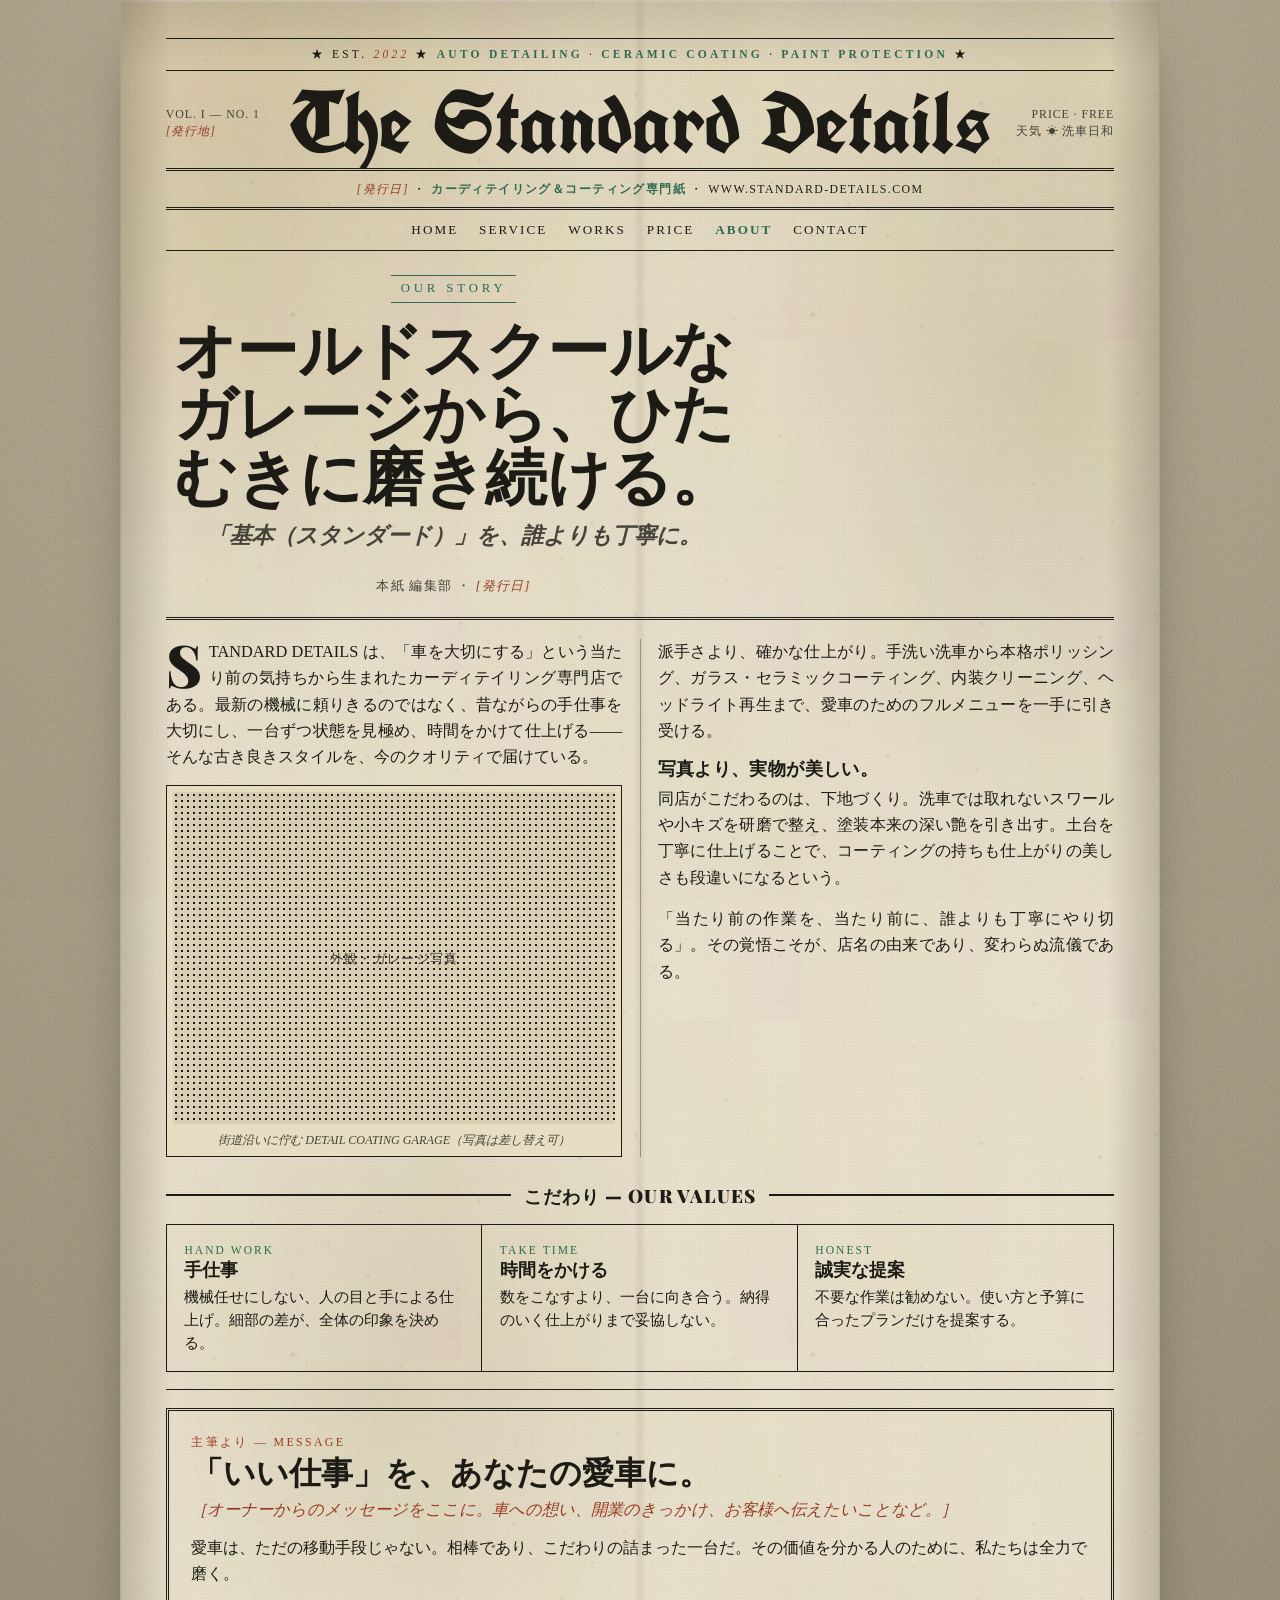
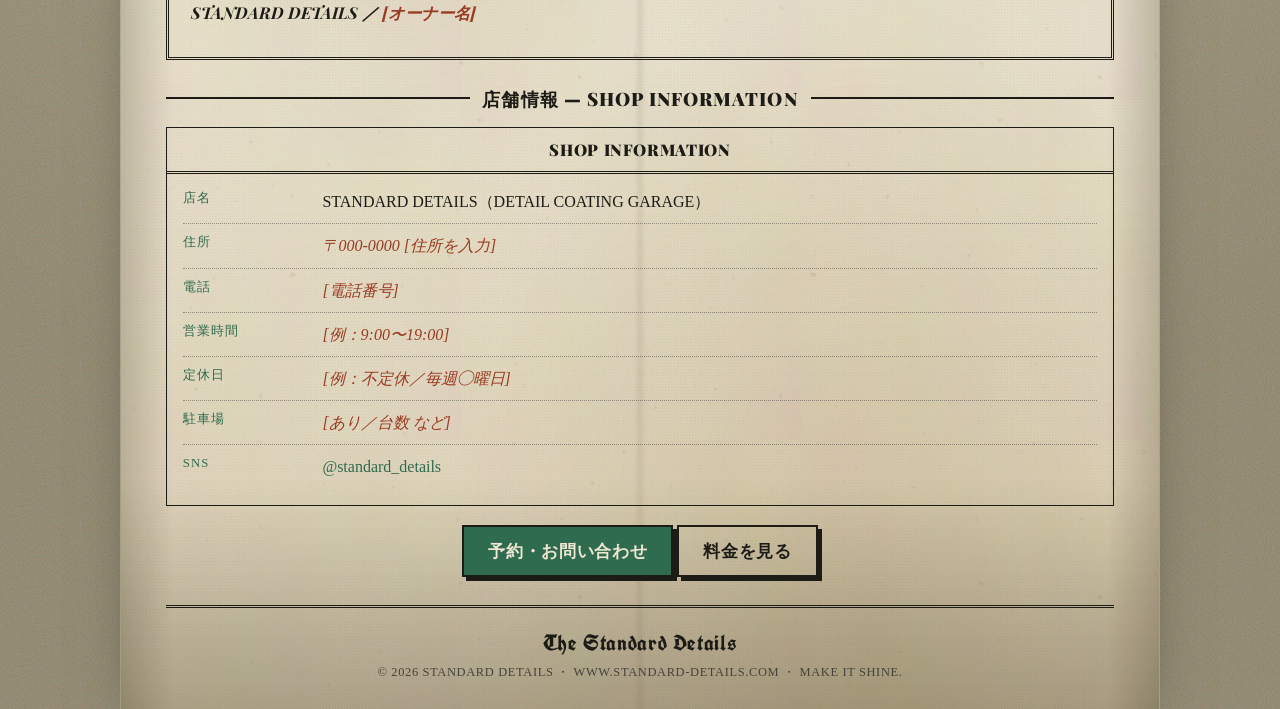
<file: about.html>
<!DOCTYPE html>
<html lang="ja">
<head>
<meta charset="UTF-8">
<meta name="viewport" content="width=device-width, initial-scale=1.0">
<title>About｜STANDARD DETAILS — 本紙</title>
<meta name="description" content="STANDARD DETAILSについて。オールドスクールなガレージから、丁寧な手仕事で愛車を磨き上げるカーディテイリング専門店の想いとこだわり。">
<link rel="preconnect" href="https://fonts.googleapis.com">
<link rel="preconnect" href="https://fonts.gstatic.com" crossorigin>
<link href="https://fonts.googleapis.com/css2?family=Playfair+Display:ital,wght@0,700;0,900;1,700&family=Old+Standard+TT:ital,wght@0,400;0,700;1,400&family=UnifrakturCook:wght@700&family=DM+Sans:wght@400;700&display=swap" rel="stylesheet">
<link rel="stylesheet" href="assets/css/style.css">
<link rel="stylesheet" href="assets/css/newsprint.css">
</head>
<body class="newsprint">

<article class="paper">

  <div class="paper__strap">★ EST. <span class="news-ph">2022</span> ★ <b>AUTO DETAILING</b> · <b>CERAMIC COATING</b> · <b>PAINT PROTECTION</b> ★</div>

  <header class="masthead">
    <div class="masthead__meta">VOL. I — No. 1<br><span class="news-ph">[発行地]</span></div>
    <h1 class="nameplate">The Standard Details</h1>
    <div class="masthead__meta r">PRICE · FREE<br>天気 ☀ 洗車日和</div>
  </header>

  <div class="dateline"><span class="news-ph">[発行日]</span> ・ <b>カーディテイリング＆コーティング専門紙</b> ・ WWW.STANDARD-DETAILS.COM</div>

  <nav class="paper-nav" aria-label="メインメニュー">
    <a href="index.html">Home</a>
    <a href="service.html">Service</a>
    <a href="works.html">Works</a>
    <a href="price.html">Price</a>
    <a href="about.html" aria-current="page">About</a>
    <a href="contact.html">Contact</a>
  </nav>

  <div class="lead">
    <span class="kicker-news">Our Story</span>
    <h2 class="headline">オールドスクールなガレージから、ひたむきに磨き続ける。</h2>
    <p class="subhead">「基本（スタンダード）」を、誰よりも丁寧に。</p>
    <div class="byline">本紙 編集部 ・ <span class="news-ph">[発行日]</span></div>
  </div>

  <hr class="rule-double">

  <div class="article">
    <p>STANDARD DETAILS は、「車を大切にする」という当たり前の気持ちから生まれたカーディテイリング専門店である。最新の機械に頼りきるのではなく、昔ながらの手仕事を大切にし、一台ずつ状態を見極め、時間をかけて仕上げる——そんな古き良きスタイルを、今のクオリティで届けている。</p>
    <figure class="cut">
      <div class="halftone">外観・ガレージ写真</div>
      <figcaption>街道沿いに佇む DETAIL COATING GARAGE（写真は差し替え可）</figcaption>
    </figure>
    <p>派手さより、確かな仕上がり。手洗い洗車から本格ポリッシング、ガラス・セラミックコーティング、内装クリーニング、ヘッドライト再生まで、愛車のためのフルメニューを一手に引き受ける。</p>
    <h3>写真より、実物が美しい。</h3>
    <p>同店がこだわるのは、下地づくり。洗車では取れないスワールや小キズを研磨で整え、塗装本来の深い艶を引き出す。土台を丁寧に仕上げることで、コーティングの持ちも仕上がりの美しさも段違いになるという。</p>
    <p>「当たり前の作業を、当たり前に、誰よりも丁寧にやり切る」。その覚悟こそが、店名の由来であり、変わらぬ流儀である。</p>
  </div>

  <div class="sec-hd"><span>こだわり — Our Values</span></div>
  <div class="bulletins">
    <div class="bulletin"><div class="en">Hand Work</div><h4>手仕事</h4><p>機械任せにしない、人の目と手による仕上げ。細部の差が、全体の印象を決める。</p></div>
    <div class="bulletin"><div class="en">Take Time</div><h4>時間をかける</h4><p>数をこなすより、一台に向き合う。納得のいく仕上がりまで妥協しない。</p></div>
    <div class="bulletin"><div class="en">Honest</div><h4>誠実な提案</h4><p>不要な作業は勧めない。使い方と予算に合ったプランだけを提案する。</p></div>
  </div>

  <hr class="rule">

  <div class="oped">
    <div class="tag">主筆より — Message</div>
    <h3>「いい仕事」を、あなたの愛車に。</h3>
    <p class="news-ph">［オーナーからのメッセージをここに。車への想い、開業のきっかけ、お客様へ伝えたいことなど。］</p>
    <p>愛車は、ただの移動手段じゃない。相棒であり、こだわりの詰まった一台だ。その価値を分かる人のために、私たちは全力で磨く。</p>
    <p class="sign">STANDARD DETAILS ／ <span class="news-ph">[オーナー名]</span></p>
  </div>

  <div class="sec-hd"><span>店舗情報 — Shop Information</span></div>
  <div class="classified">
    <div class="hd">Shop Information</div>
    <dl>
      <div class="row"><dt>店名</dt><dd>STANDARD DETAILS（DETAIL COATING GARAGE）</dd></div>
      <div class="row"><dt>住所</dt><dd class="news-ph">〒000-0000 [住所を入力]</dd></div>
      <div class="row"><dt>電話</dt><dd class="news-ph">[電話番号]</dd></div>
      <div class="row"><dt>営業時間</dt><dd class="news-ph">[例：9:00〜19:00]</dd></div>
      <div class="row"><dt>定休日</dt><dd class="news-ph">[例：不定休／毎週◯曜日]</dd></div>
      <div class="row"><dt>駐車場</dt><dd class="news-ph">[あり／台数 など]</dd></div>
      <div class="row"><dt>SNS</dt><dd><a href="https://www.instagram.com/standard_details/" target="_blank" rel="noopener" style="color:var(--news-green)">@standard_details</a></dd></div>
    </dl>
  </div>

  <div class="news-cta">
    <a class="btn2" href="contact.html">予約・お問い合わせ</a>
    <a class="btn2 ghost" href="price.html">料金を見る</a>
  </div>

  <div class="colophon">
    <div class="big">The Standard Details</div>
    © <span data-year>2026</span> STANDARD DETAILS ・ WWW.STANDARD-DETAILS.COM ・ MAKE IT SHINE.
  </div>

</article>

<script src="assets/js/main.js"></script>
</body>
</html>
</file>
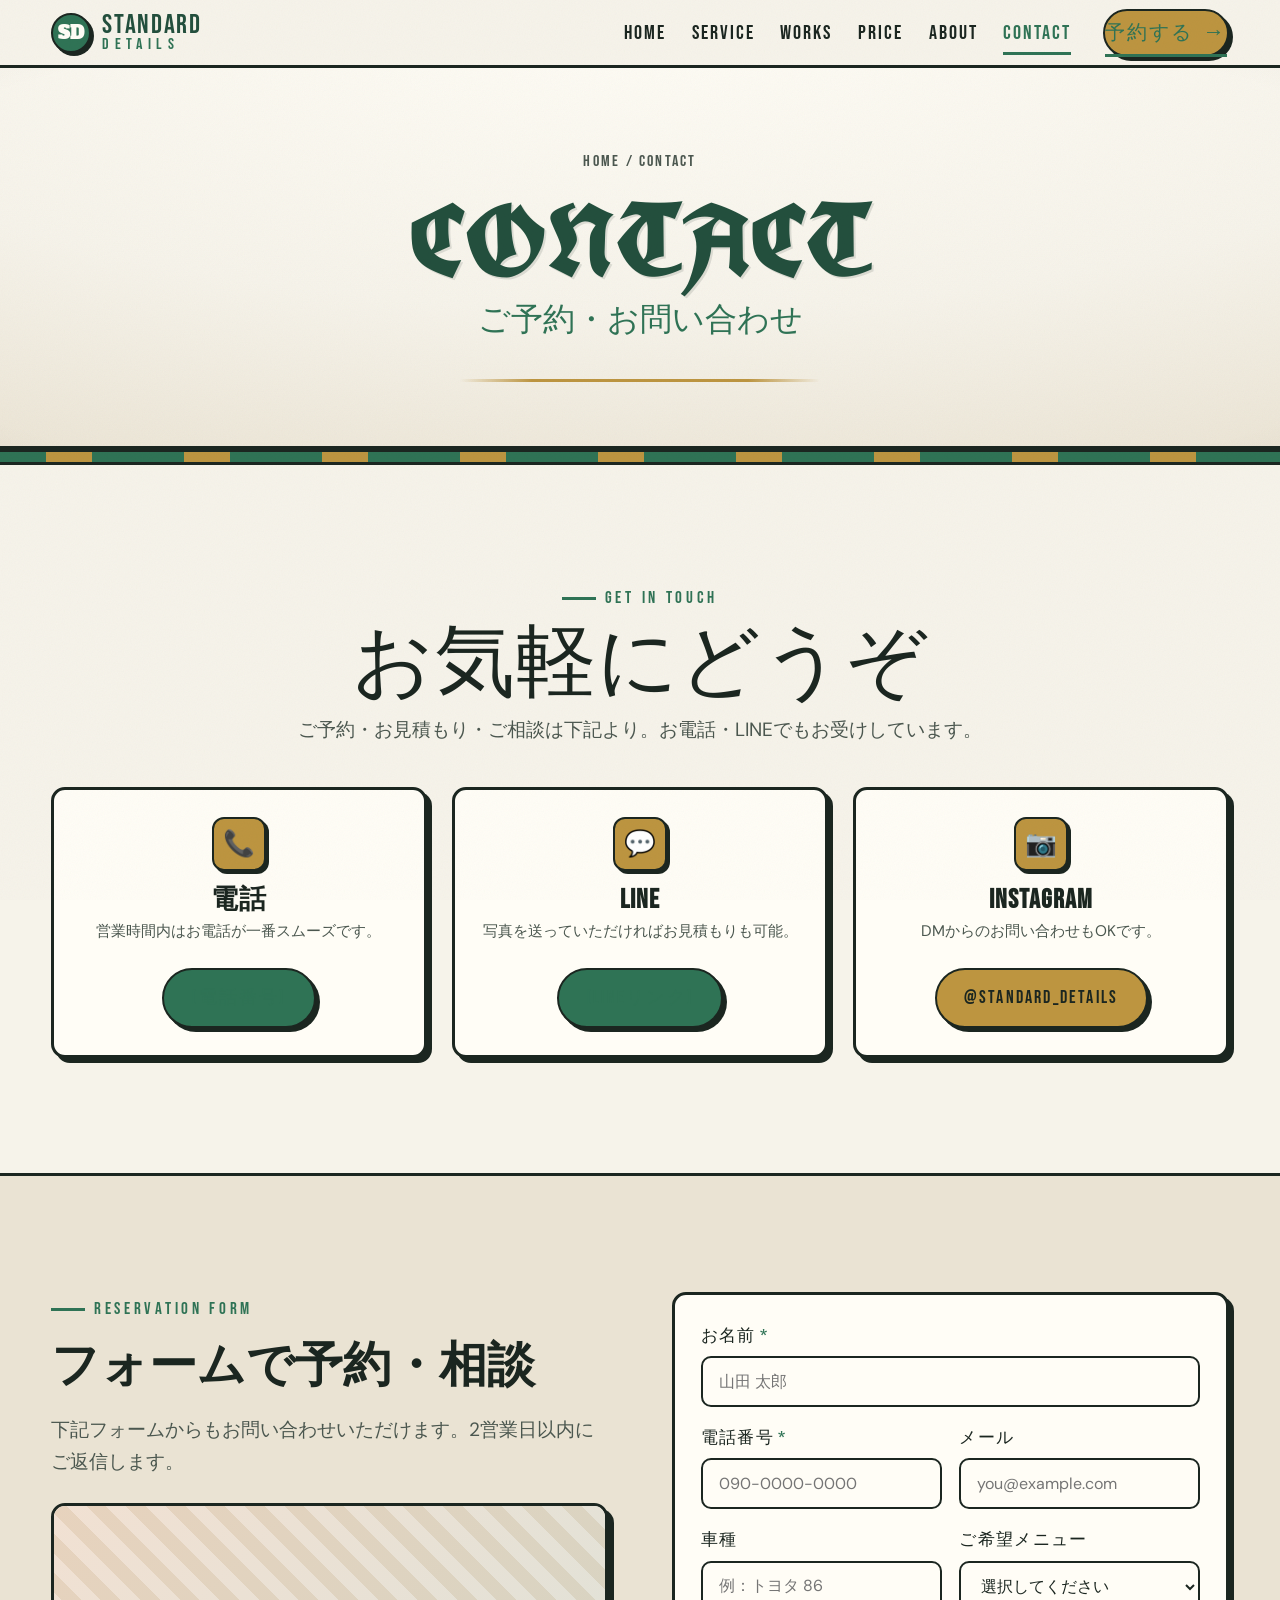
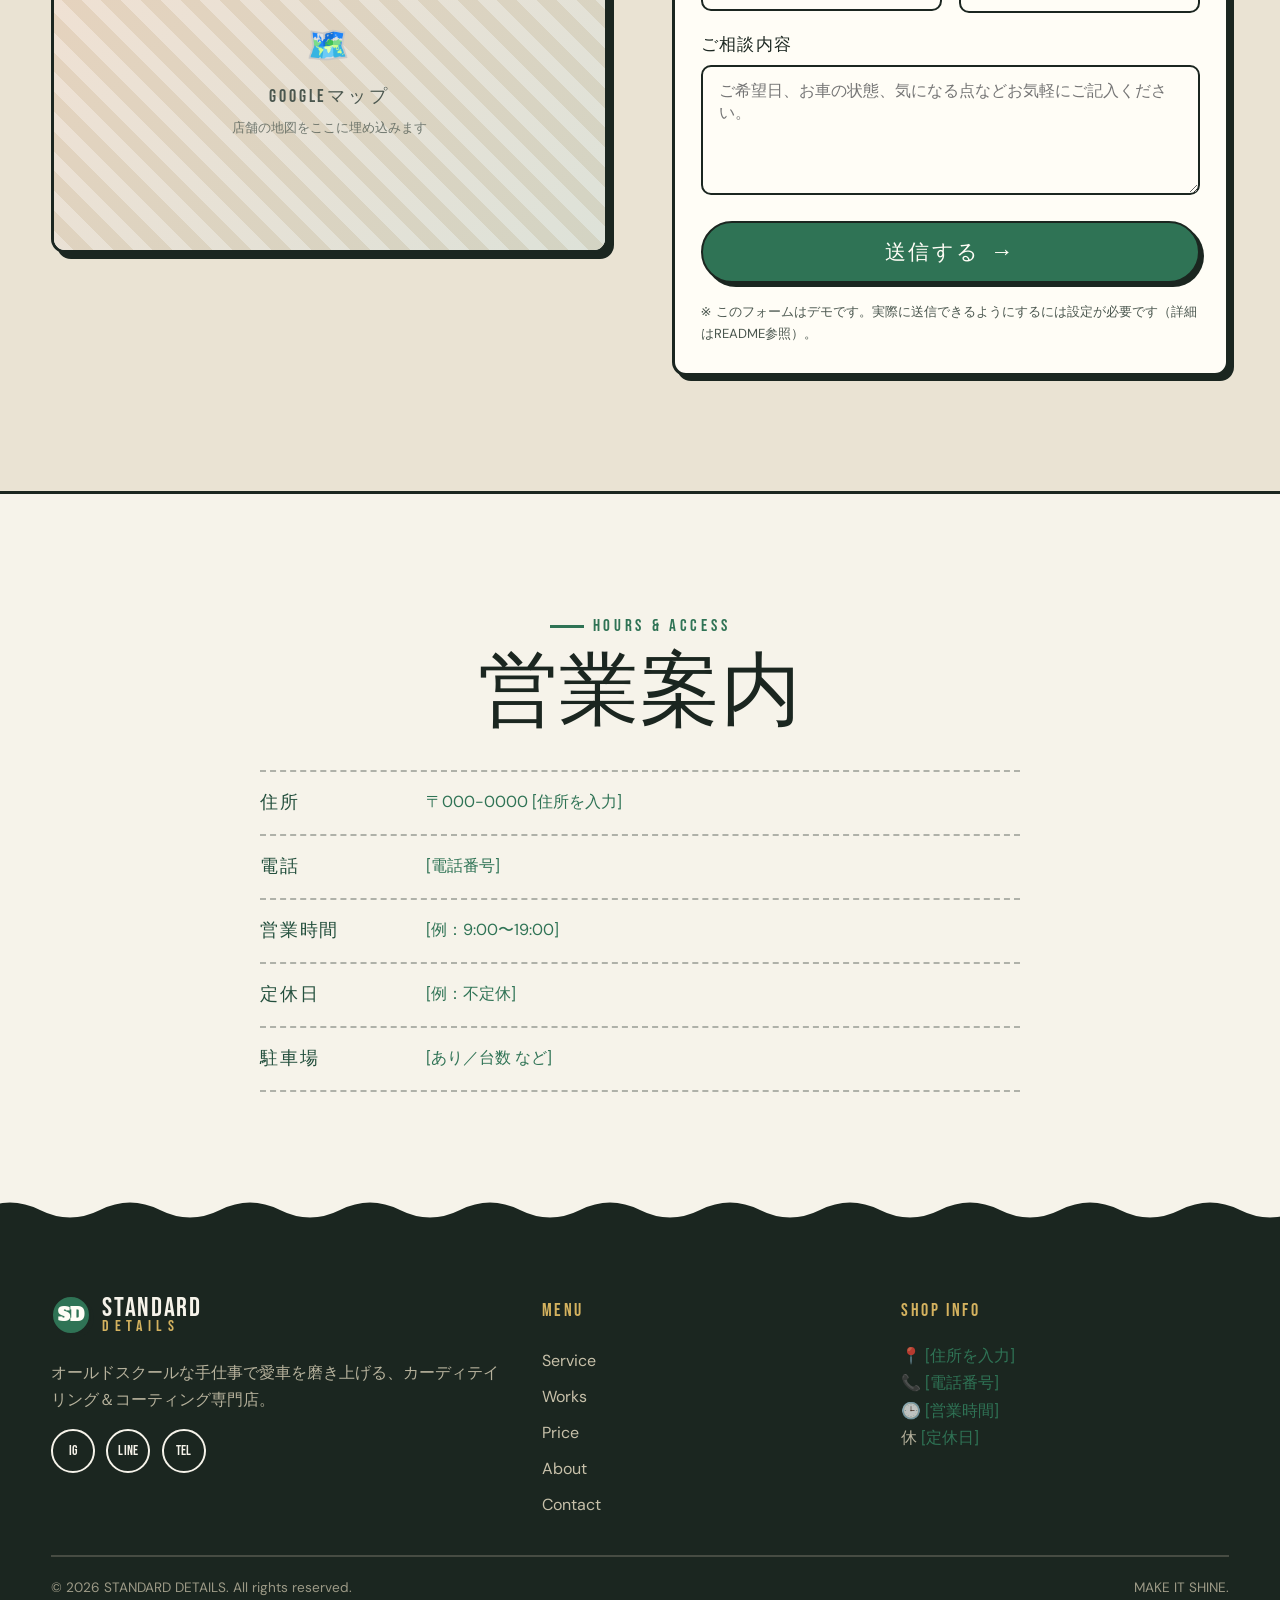
<file: contact.html>
<!DOCTYPE html>
<html lang="ja">
<head>
<meta charset="UTF-8">
<script>document.documentElement.classList.add("js");</script>
<meta name="viewport" content="width=device-width, initial-scale=1.0">
<title>Contact｜STANDARD DETAILS</title>
<meta name="description" content="STANDARD DETAILSへのご予約・お問い合わせ。電話・LINE・フォームからお気軽にご連絡ください。">
<link rel="preconnect" href="https://fonts.googleapis.com">
<link rel="preconnect" href="https://fonts.gstatic.com" crossorigin>
<link href="https://fonts.googleapis.com/css2?family=Alfa+Slab+One&family=Bebas+Neue&family=Bungee&family=UnifrakturCook:wght@700&family=Yellowtail&family=DM+Sans:opsz,wght@9..40,400;9..40,500;9..40,700&display=swap" rel="stylesheet">
<link rel="stylesheet" href="assets/css/style.css">
</head>
<body>

<header class="site-header">
  <div class="wrap nav">
    <a class="brand" href="index.html" aria-label="STANDARD DETAILS ホーム">
      <span class="mark">SD</span>
      <span class="name"><b>STANDARD</b><i>DETAILS</i></span>
    </a>
    <nav class="nav-links" aria-label="メインメニュー">
      <a href="index.html">Home</a>
      <a href="service.html">Service</a>
      <a href="works.html">Works</a>
      <a href="price.html">Price</a>
      <a href="about.html">About</a>
      <a href="contact.html">Contact</a>
      <a class="btn btn--gold nav-cta" href="contact.html">予約する <span class="arw">→</span></a>
    </nav>
    <button class="nav-toggle" aria-label="メニューを開く" aria-expanded="false"><span></span></button>
  </div>
</header>

<section class="page-hero">
  <div class="wrap">
    <div class="crumbs"><a href="index.html">HOME</a> / CONTACT</div>
    <h1>CONTACT</h1>
    <p class="jp">ご予約・お問い合わせ</p>
  </div>
</section>
<div class="retro-stripes" aria-hidden="true"></div>

<section class="section">
  <div class="wrap">
    <div class="center reveal">
      <span class="kicker center-line">Get In Touch</span>
      <h2 class="h-poster">お気軽にどうぞ</h2>
      <p class="lead center mt-s">ご予約・お見積もり・ご相談は下記より。お電話・LINEでもお受けしています。</p>
    </div>

    <!-- Quick contact cards -->
    <div class="grid grid-3 mt-l reveal">
      <article class="card center">
        <div class="ico-chip" style="margin-inline:auto">📞</div>
        <h3>電話</h3>
        <p>営業時間内はお電話が一番スムーズです。</p>
        <a class="btn mt-m" href="tel:00000000000"><span class="ph">[電話番号]</span></a>
      </article>
      <article class="card center">
        <div class="ico-chip" style="margin-inline:auto">💬</div>
        <h3>LINE</h3>
        <p>写真を送っていただければお見積もりも可能。</p>
        <a class="btn btn--teal mt-m" href="#"><span class="ph">[LINEリンク]</span></a>
      </article>
      <article class="card center">
        <div class="ico-chip" style="margin-inline:auto">📷</div>
        <h3>Instagram</h3>
        <p>DMからのお問い合わせもOKです。</p>
        <a class="btn btn--gold mt-m" href="https://www.instagram.com/standard_details/" target="_blank" rel="noopener">@standard_details</a>
      </article>
    </div>
  </div>
</section>

<!-- FORM -->
<section class="section" style="background:var(--paper-2);border-block:3px solid var(--ink)">
  <div class="wrap split" style="align-items:start">
    <div class="reveal">
      <span class="kicker">Reservation Form</span>
      <h2 class="h-slab">フォームで予約・相談</h2>
      <p class="lead mt-m">下記フォームからもお問い合わせいただけます。2営業日以内にご返信します。</p>
      <div class="frame mt-m">
        <div class="photo-slot" style="aspect-ratio:16/10">
          <div><div class="ico">🗺️</div>Googleマップ<small>店舗の地図をここに埋め込みます</small></div>
        </div>
      </div>
    </div>

    <div class="card reveal">
      <form class="form" data-contact-form novalidate>
        <div>
          <label>お名前 <span class="req">*</span></label>
          <input type="text" name="name" required autocomplete="name" placeholder="山田 太郎">
        </div>
        <div class="row-2">
          <div>
            <label>電話番号 <span class="req">*</span></label>
            <input type="tel" name="tel" required autocomplete="tel" placeholder="090-0000-0000">
          </div>
          <div>
            <label>メール</label>
            <input type="email" name="email" autocomplete="email" placeholder="you@example.com">
          </div>
        </div>
        <div class="row-2">
          <div>
            <label>車種</label>
            <input type="text" name="car" placeholder="例：トヨタ 86">
          </div>
          <div>
            <label>ご希望メニュー</label>
            <select name="menu">
              <option value="">選択してください</option>
              <option>手洗い洗車</option>
              <option>磨き・ポリッシング</option>
              <option>ガラスコーティング</option>
              <option>内装クリーニング</option>
              <option>フルディテイリング</option>
              <option>その他・相談したい</option>
            </select>
          </div>
        </div>
        <div>
          <label>ご相談内容</label>
          <textarea name="message" placeholder="ご希望日、お車の状態、気になる点などお気軽にご記入ください。"></textarea>
        </div>
        <button class="btn btn--lg" type="submit" style="justify-content:center">送信する <span class="arw">→</span></button>
        <p class="note">※ このフォームはデモです。実際に送信できるようにするには設定が必要です（詳細はREADME参照）。</p>
        <p class="note" data-form-msg hidden style="color:var(--teal-2);font-weight:700">
          ✔ 送信ありがとうございます！（※現在はデモ表示です。送信先の設定後に実際のメールが届きます）
        </p>
      </form>
    </div>
  </div>
</section>

<!-- HOURS -->
<section class="section">
  <div class="wrap" style="max-width:760px">
    <div class="center reveal">
      <span class="kicker center-line">Hours &amp; Access</span>
      <h2 class="h-poster">営業案内</h2>
    </div>
    <dl class="info-list mt-l reveal">
      <div class="row"><dt>住所</dt><dd><span class="ph">〒000-0000 [住所を入力]</span></dd></div>
      <div class="row"><dt>電話</dt><dd><span class="ph">[電話番号]</span></dd></div>
      <div class="row"><dt>営業時間</dt><dd><span class="ph">[例：9:00〜19:00]</span></dd></div>
      <div class="row"><dt>定休日</dt><dd><span class="ph">[例：不定休]</span></dd></div>
      <div class="row"><dt>駐車場</dt><dd><span class="ph">[あり／台数 など]</span></dd></div>
    </dl>
  </div>
</section>

<footer class="site-footer">
  <div class="wrap grid-foot">
    <div>
      <a class="brand" href="index.html"><span class="mark">SD</span><span class="name"><b>STANDARD</b><i>DETAILS</i></span></a>
      <p class="mt-m">オールドスクールな手仕事で愛車を磨き上げる、カーディテイリング＆コーティング専門店。</p>
      <div class="social">
        <a href="https://www.instagram.com/standard_details/" target="_blank" rel="noopener" aria-label="Instagram">IG</a>
        <a href="#" aria-label="LINE">LINE</a>
        <a href="tel:00000000000" aria-label="電話">TEL</a>
      </div>
    </div>
    <div>
      <div class="foot-h">Menu</div>
      <div class="foot-links">
        <a href="service.html">Service</a><a href="works.html">Works</a><a href="price.html">Price</a><a href="about.html">About</a><a href="contact.html">Contact</a>
      </div>
    </div>
    <div>
      <div class="foot-h">Shop Info</div>
      <p>📍 <span class="ph">[住所を入力]</span><br>📞 <span class="ph">[電話番号]</span><br>🕒 <span class="ph">[営業時間]</span><br>休 <span class="ph">[定休日]</span></p>
    </div>
  </div>
  <div class="wrap foot-bottom">
    <span>© <span data-year>2026</span> STANDARD DETAILS. All rights reserved.</span>
    <span>MAKE IT SHINE.</span>
  </div>
</footer>

<script src="assets/js/main.js"></script>
</body>
</html>
</file>
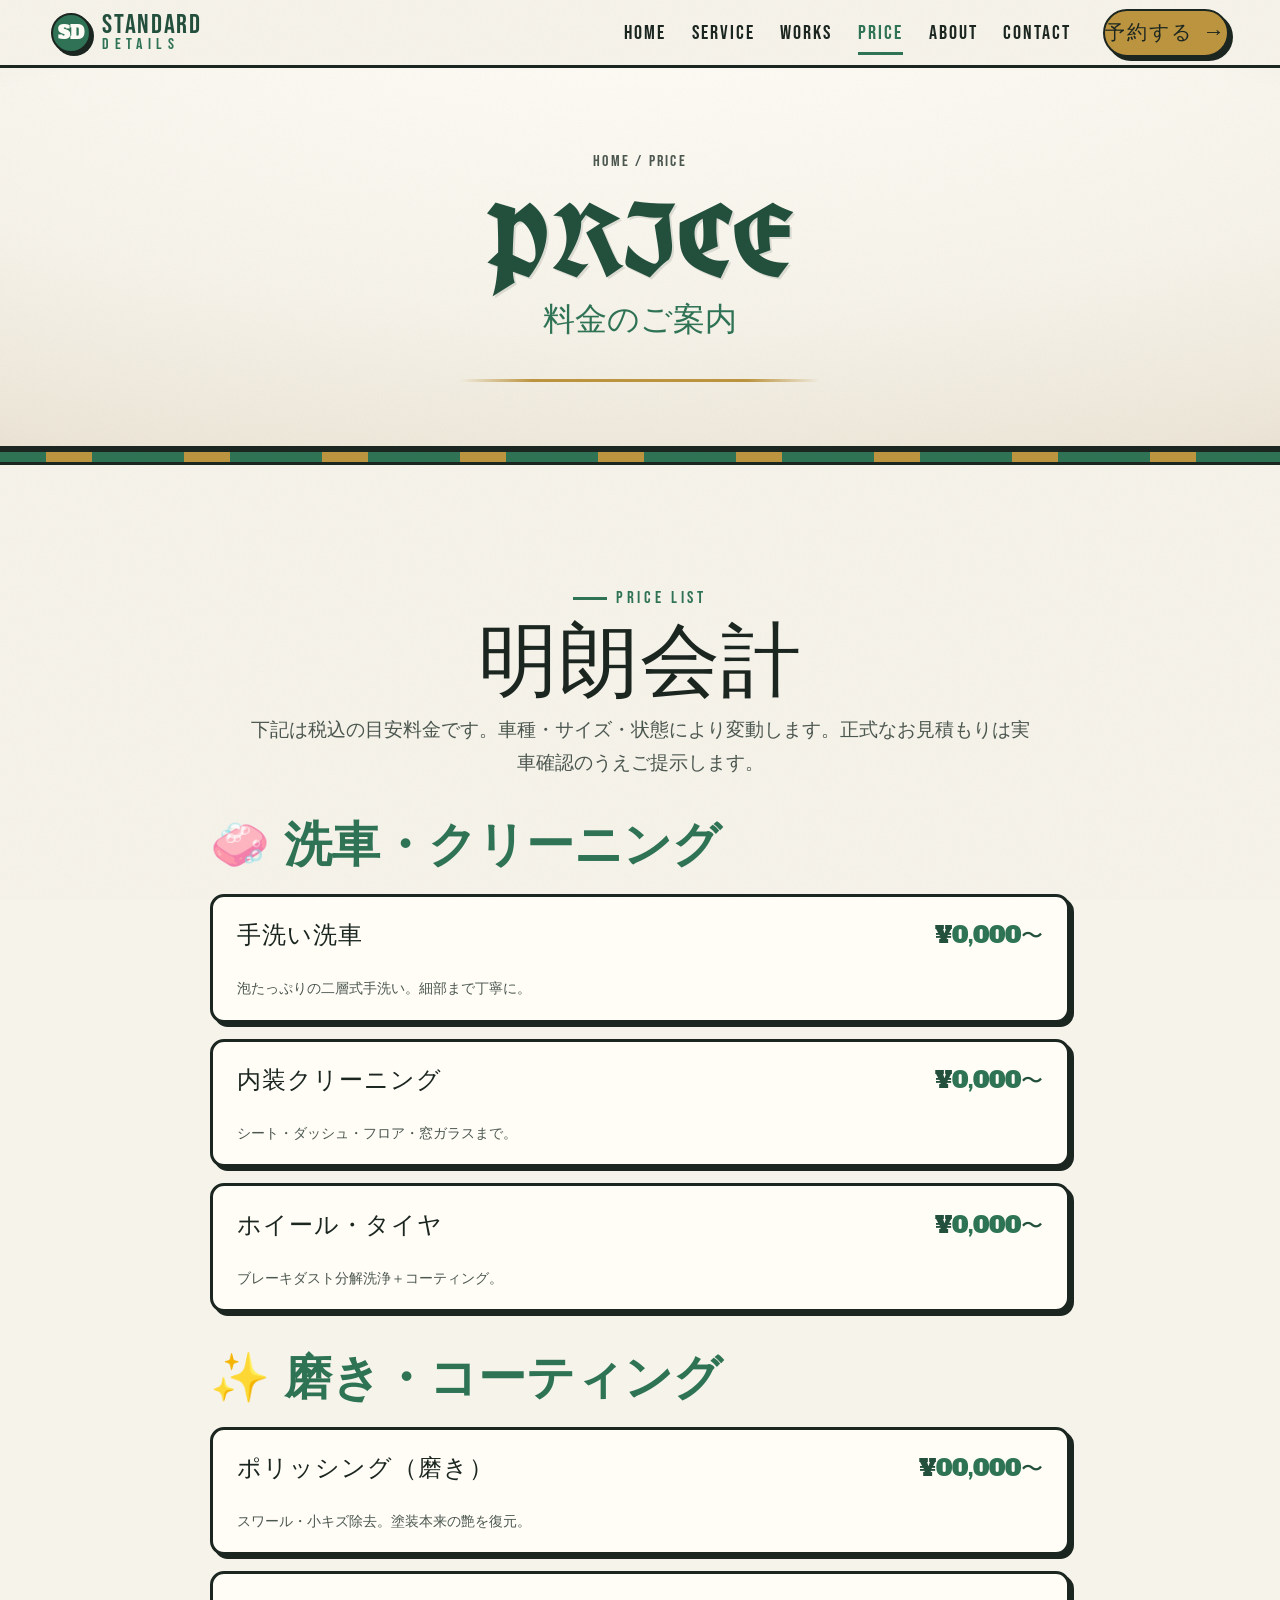
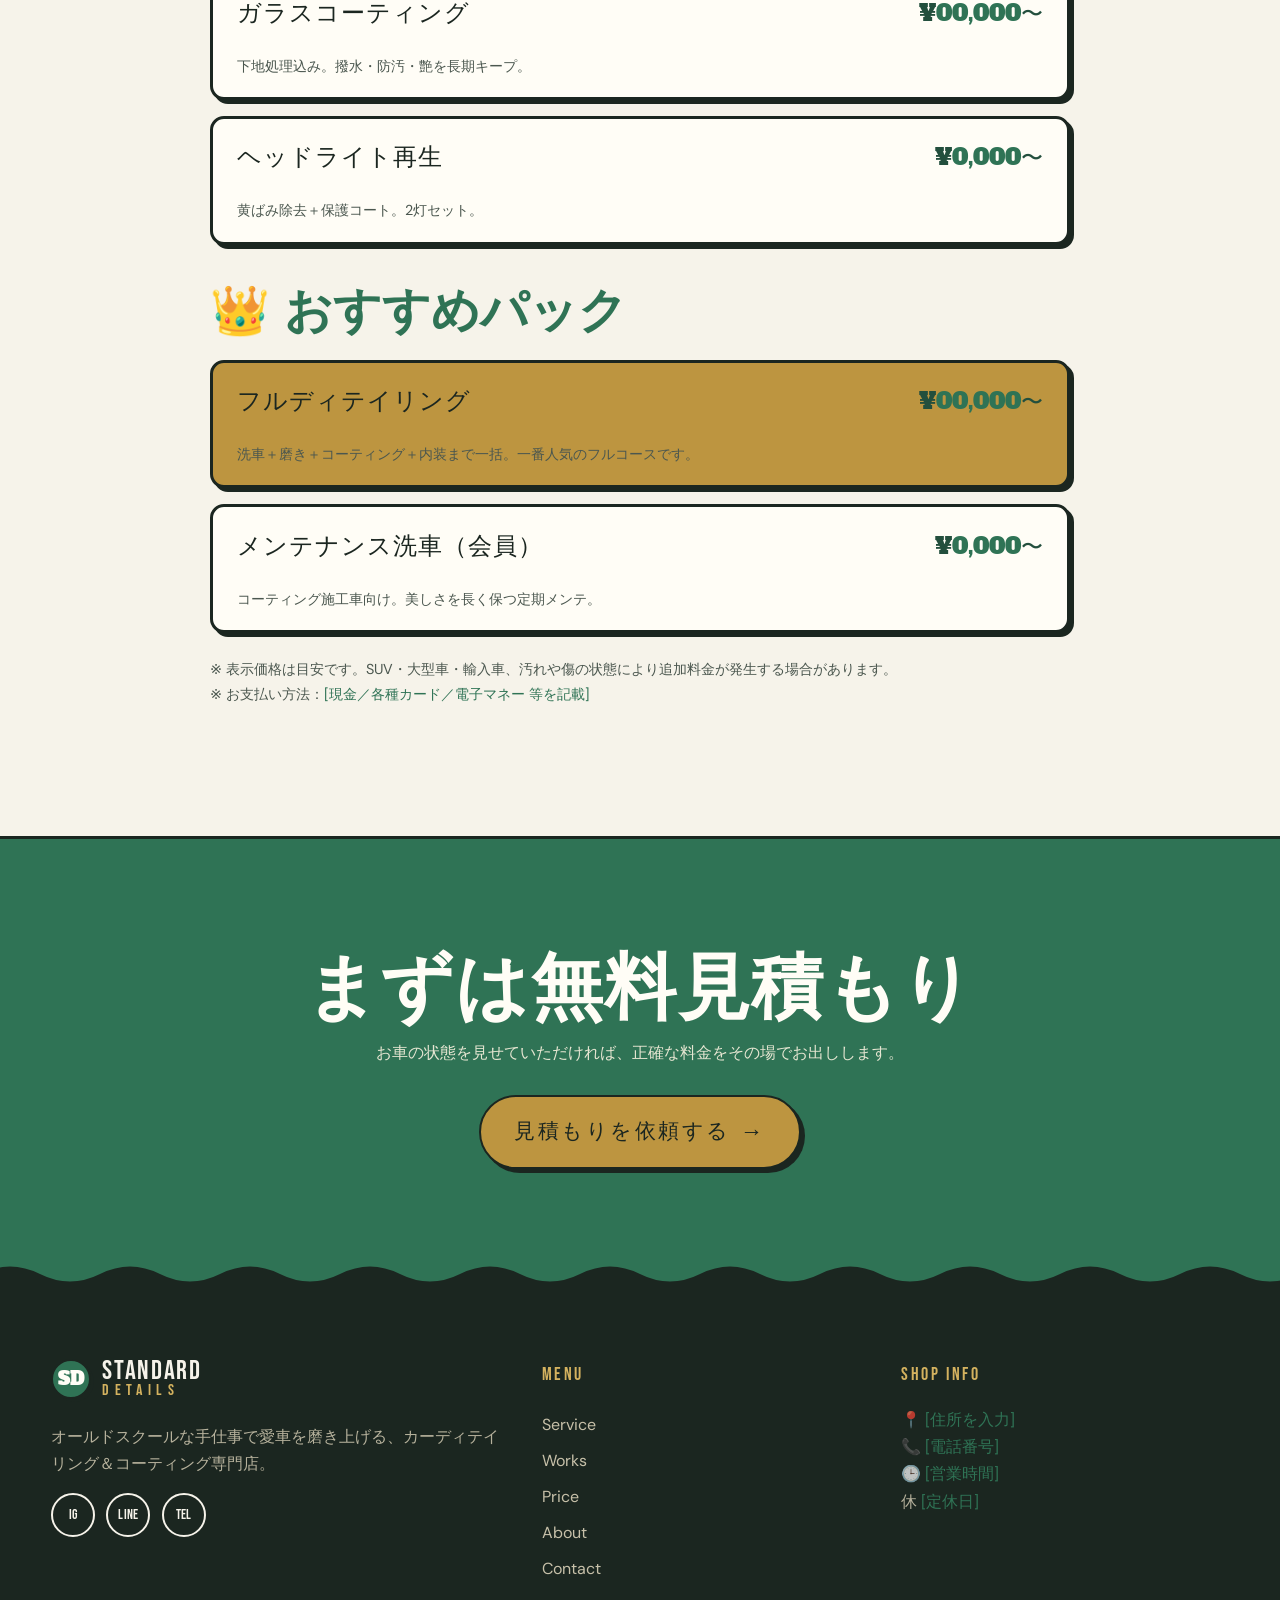
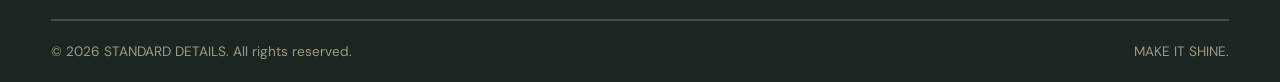
<file: price.html>
<!DOCTYPE html>
<html lang="ja">
<head>
<meta charset="UTF-8">
<script>document.documentElement.classList.add("js");</script>
<meta name="viewport" content="width=device-width, initial-scale=1.0">
<title>Price｜STANDARD DETAILS</title>
<meta name="description" content="STANDARD DETAILSの料金表。手洗い洗車・磨き・ガラスコーティング・内装クリーニングの目安料金をご案内。">
<link rel="preconnect" href="https://fonts.googleapis.com">
<link rel="preconnect" href="https://fonts.gstatic.com" crossorigin>
<link href="https://fonts.googleapis.com/css2?family=Alfa+Slab+One&family=Bebas+Neue&family=Bungee&family=UnifrakturCook:wght@700&family=Yellowtail&family=DM+Sans:opsz,wght@9..40,400;9..40,500;9..40,700&display=swap" rel="stylesheet">
<link rel="stylesheet" href="assets/css/style.css">
</head>
<body>

<header class="site-header">
  <div class="wrap nav">
    <a class="brand" href="index.html" aria-label="STANDARD DETAILS ホーム">
      <span class="mark">SD</span>
      <span class="name"><b>STANDARD</b><i>DETAILS</i></span>
    </a>
    <nav class="nav-links" aria-label="メインメニュー">
      <a href="index.html">Home</a>
      <a href="service.html">Service</a>
      <a href="works.html">Works</a>
      <a href="price.html">Price</a>
      <a href="about.html">About</a>
      <a href="contact.html">Contact</a>
      <a class="btn btn--gold nav-cta" href="contact.html">予約する <span class="arw">→</span></a>
    </nav>
    <button class="nav-toggle" aria-label="メニューを開く" aria-expanded="false"><span></span></button>
  </div>
</header>

<section class="page-hero">
  <div class="wrap">
    <div class="crumbs"><a href="index.html">HOME</a> / PRICE</div>
    <h1>PRICE</h1>
    <p class="jp">料金のご案内</p>
  </div>
</section>
<div class="retro-stripes" aria-hidden="true"></div>

<section class="section">
  <div class="wrap" style="max-width:860px">
    <div class="center reveal">
      <span class="kicker center-line">Price List</span>
      <h2 class="h-poster">明朗会計</h2>
      <p class="lead center mt-s">下記は税込の目安料金です。車種・サイズ・状態により変動します。正式なお見積もりは実車確認のうえご提示します。</p>
    </div>

    <h3 class="h-slab mt-l reveal" style="color:var(--rust)">🧼 洗車・クリーニング</h3>
    <div class="price-list mt-m reveal">
      <div class="price-row">
        <div class="pname">手洗い洗車</div>
        <div class="pval">¥<span class="ph">0,000</span>〜</div>
        <div class="pdesc">泡たっぷりの二層式手洗い。細部まで丁寧に。</div>
      </div>
      <div class="price-row">
        <div class="pname">内装クリーニング</div>
        <div class="pval">¥<span class="ph">0,000</span>〜</div>
        <div class="pdesc">シート・ダッシュ・フロア・窓ガラスまで。</div>
      </div>
      <div class="price-row">
        <div class="pname">ホイール・タイヤ</div>
        <div class="pval">¥<span class="ph">0,000</span>〜</div>
        <div class="pdesc">ブレーキダスト分解洗浄＋コーティング。</div>
      </div>
    </div>

    <h3 class="h-slab mt-l reveal" style="color:var(--rust)">✨ 磨き・コーティング</h3>
    <div class="price-list mt-m reveal">
      <div class="price-row">
        <div class="pname">ポリッシング（磨き）</div>
        <div class="pval">¥<span class="ph">00,000</span>〜</div>
        <div class="pdesc">スワール・小キズ除去。塗装本来の艶を復元。</div>
      </div>
      <div class="price-row">
        <div class="pname">ガラスコーティング</div>
        <div class="pval">¥<span class="ph">00,000</span>〜</div>
        <div class="pdesc">下地処理込み。撥水・防汚・艶を長期キープ。</div>
      </div>
      <div class="price-row">
        <div class="pname">ヘッドライト再生</div>
        <div class="pval">¥<span class="ph">0,000</span>〜</div>
        <div class="pdesc">黄ばみ除去＋保護コート。2灯セット。</div>
      </div>
    </div>

    <h3 class="h-slab mt-l reveal" style="color:var(--rust)">👑 おすすめパック</h3>
    <div class="price-list mt-m reveal">
      <div class="price-row" style="background:var(--gold);">
        <div class="pname">フルディテイリング</div>
        <div class="pval">¥<span class="ph">00,000</span>〜</div>
        <div class="pdesc">洗車＋磨き＋コーティング＋内装まで一括。一番人気のフルコースです。</div>
      </div>
      <div class="price-row">
        <div class="pname">メンテナンス洗車（会員）</div>
        <div class="pval">¥<span class="ph">0,000</span>〜</div>
        <div class="pdesc">コーティング施工車向け。美しさを長く保つ定期メンテ。</div>
      </div>
    </div>

    <p class="note mt-m reveal" style="color:var(--ink-soft);font-size:.9rem">
      ※ 表示価格は目安です。SUV・大型車・輸入車、汚れや傷の状態により追加料金が発生する場合があります。<br>
      ※ お支払い方法：<span class="ph">[現金／各種カード／電子マネー 等を記載]</span>
    </p>
  </div>
</section>

<section class="section cta-band reveal">
  <div class="wrap">
    <h2>まずは無料見積もり</h2>
    <p class="mt-s">お車の状態を見せていただければ、正確な料金をその場でお出しします。</p>
    <div class="hero__cta" style="justify-content:center">
      <a class="btn btn--gold btn--lg" href="contact.html">見積もりを依頼する <span class="arw">→</span></a>
    </div>
  </div>
</section>

<footer class="site-footer">
  <div class="wrap grid-foot">
    <div>
      <a class="brand" href="index.html"><span class="mark">SD</span><span class="name"><b>STANDARD</b><i>DETAILS</i></span></a>
      <p class="mt-m">オールドスクールな手仕事で愛車を磨き上げる、カーディテイリング＆コーティング専門店。</p>
      <div class="social">
        <a href="https://www.instagram.com/standard_details/" target="_blank" rel="noopener" aria-label="Instagram">IG</a>
        <a href="#" aria-label="LINE">LINE</a>
        <a href="tel:00000000000" aria-label="電話">TEL</a>
      </div>
    </div>
    <div>
      <div class="foot-h">Menu</div>
      <div class="foot-links">
        <a href="service.html">Service</a><a href="works.html">Works</a><a href="price.html">Price</a><a href="about.html">About</a><a href="contact.html">Contact</a>
      </div>
    </div>
    <div>
      <div class="foot-h">Shop Info</div>
      <p>📍 <span class="ph">[住所を入力]</span><br>📞 <span class="ph">[電話番号]</span><br>🕒 <span class="ph">[営業時間]</span><br>休 <span class="ph">[定休日]</span></p>
    </div>
  </div>
  <div class="wrap foot-bottom">
    <span>© <span data-year>2026</span> STANDARD DETAILS. All rights reserved.</span>
    <span>MAKE IT SHINE.</span>
  </div>
</footer>

<script src="assets/js/main.js"></script>
</body>
</html>
</file>
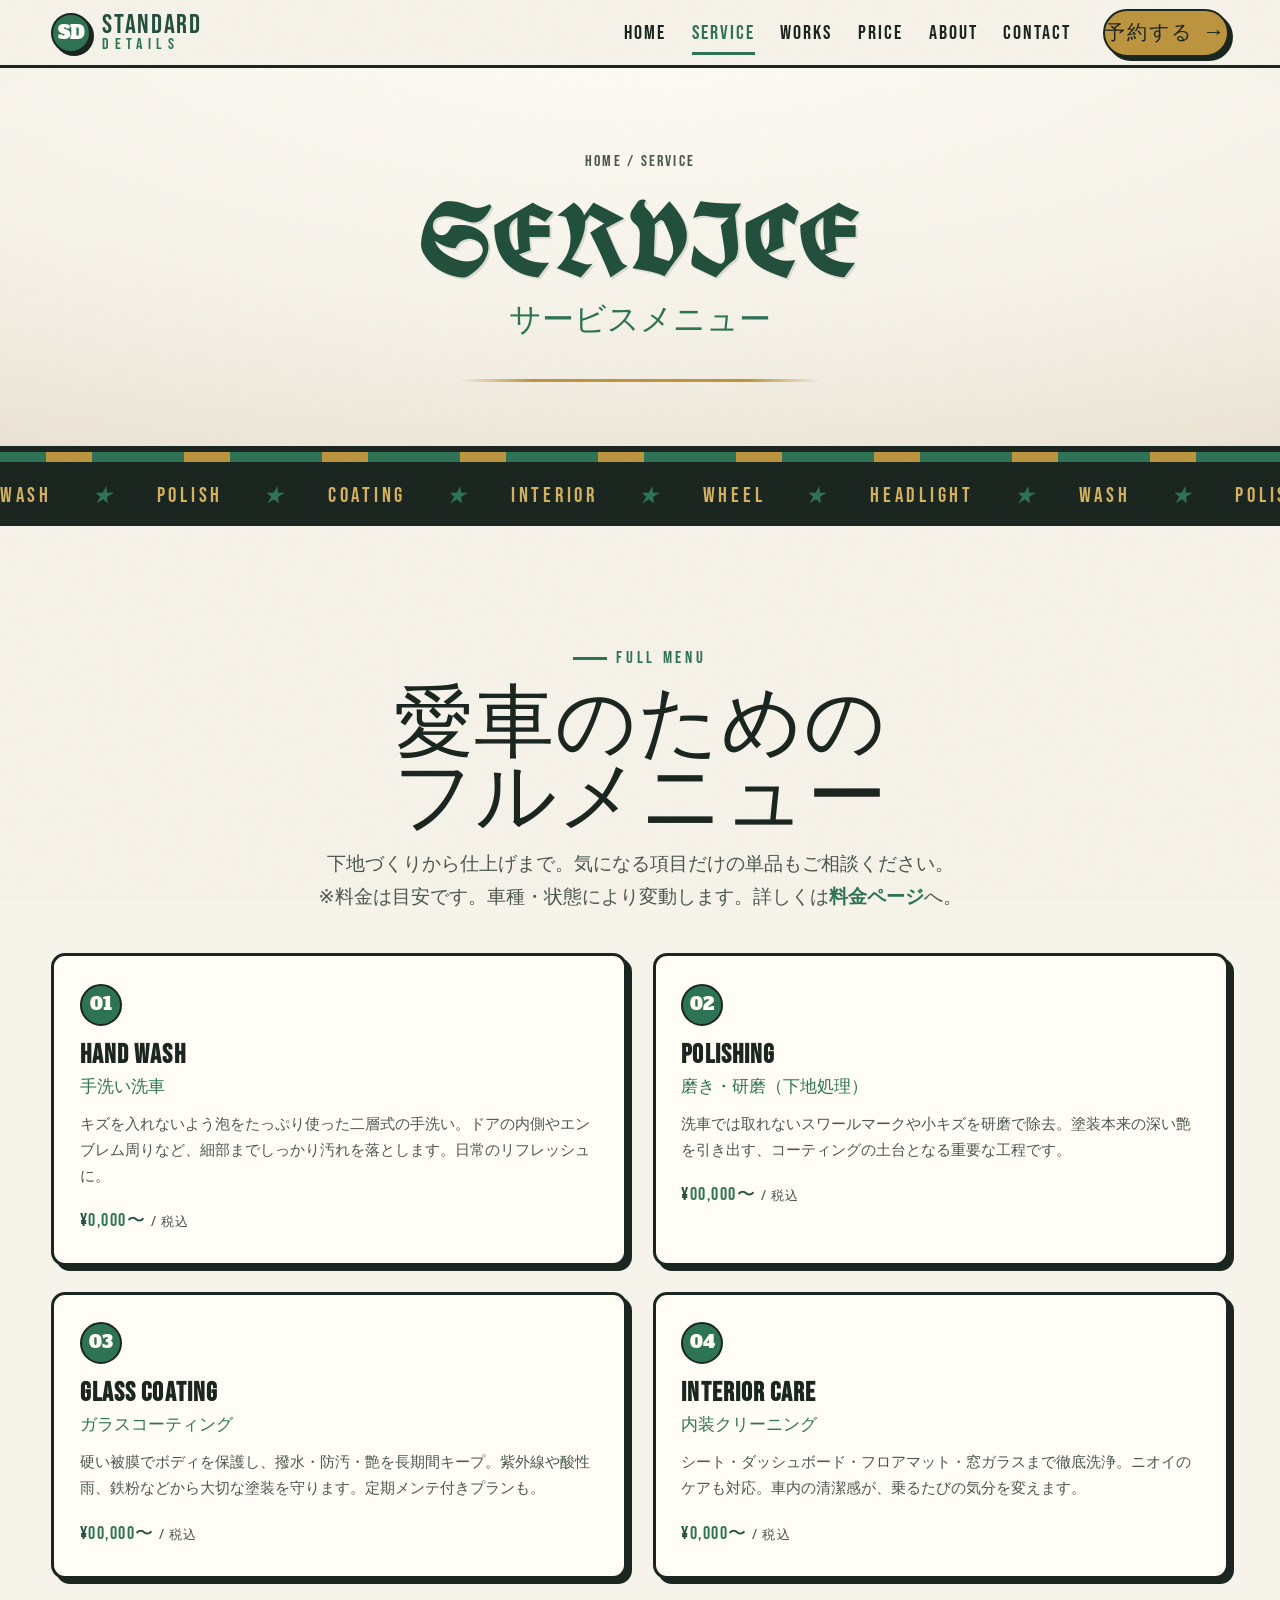
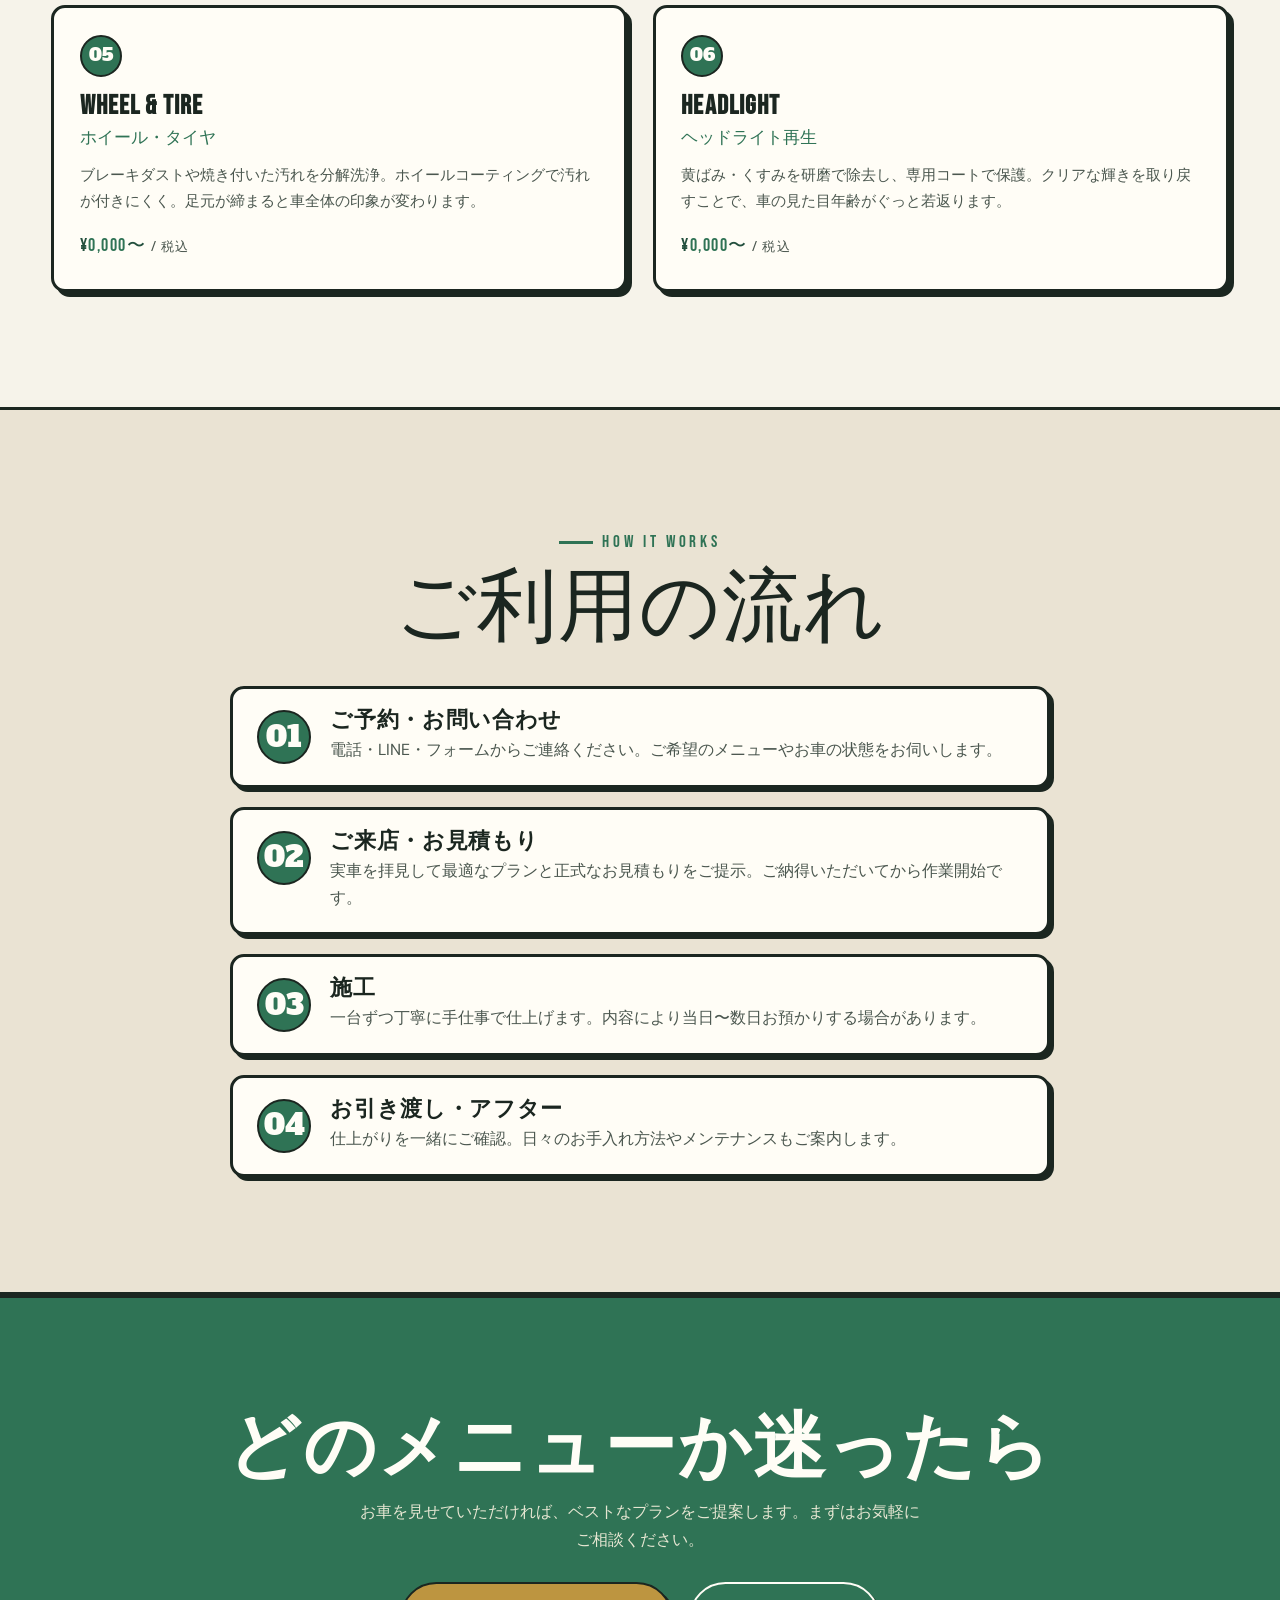
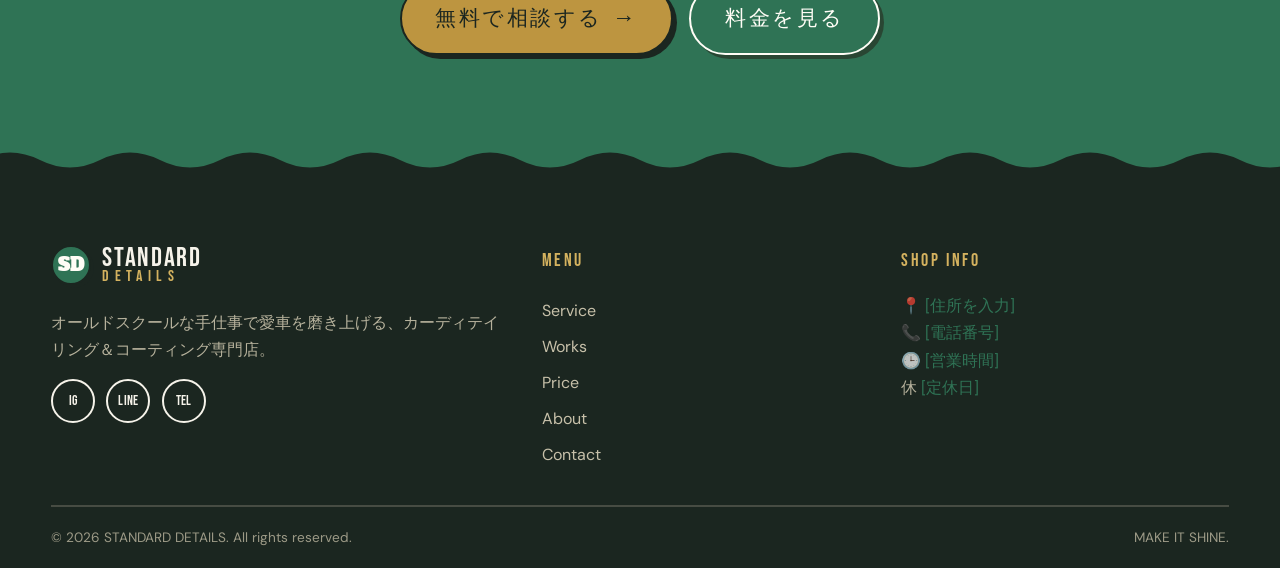
<file: service.html>
<!DOCTYPE html>
<html lang="ja">
<head>
<meta charset="UTF-8">
<script>document.documentElement.classList.add("js");</script>
<meta name="viewport" content="width=device-width, initial-scale=1.0">
<title>Service｜STANDARD DETAILS</title>
<meta name="description" content="STANDARD DETAILSのサービスメニュー。手洗い洗車・ポリッシング・ガラスコーティング・内装クリーニング・ヘッドライト再生まで。">
<link rel="preconnect" href="https://fonts.googleapis.com">
<link rel="preconnect" href="https://fonts.gstatic.com" crossorigin>
<link href="https://fonts.googleapis.com/css2?family=Alfa+Slab+One&family=Bebas+Neue&family=Bungee&family=UnifrakturCook:wght@700&family=Yellowtail&family=DM+Sans:opsz,wght@9..40,400;9..40,500;9..40,700&display=swap" rel="stylesheet">
<link rel="stylesheet" href="assets/css/style.css">
</head>
<body>

<header class="site-header">
  <div class="wrap nav">
    <a class="brand" href="index.html" aria-label="STANDARD DETAILS ホーム">
      <span class="mark">SD</span>
      <span class="name"><b>STANDARD</b><i>DETAILS</i></span>
    </a>
    <nav class="nav-links" aria-label="メインメニュー">
      <a href="index.html">Home</a>
      <a href="service.html">Service</a>
      <a href="works.html">Works</a>
      <a href="price.html">Price</a>
      <a href="about.html">About</a>
      <a href="contact.html">Contact</a>
      <a class="btn btn--gold nav-cta" href="contact.html">予約する <span class="arw">→</span></a>
    </nav>
    <button class="nav-toggle" aria-label="メニューを開く" aria-expanded="false"><span></span></button>
  </div>
</header>

<section class="page-hero">
  <div class="wrap">
    <div class="crumbs"><a href="index.html">HOME</a> / SERVICE</div>
    <h1>SERVICE</h1>
    <p class="jp">サービスメニュー</p>
  </div>
</section>
<div class="retro-stripes" aria-hidden="true"></div>

<div class="marquee" aria-hidden="true">
  <div class="marquee__track">
    <span>WASH <em class="star">★</em> POLISH <em class="star">★</em> COATING <em class="star">★</em> INTERIOR <em class="star">★</em> WHEEL <em class="star">★</em> HEADLIGHT <em class="star">★</em> </span>
    <span>WASH <em class="star">★</em> POLISH <em class="star">★</em> COATING <em class="star">★</em> INTERIOR <em class="star">★</em> WHEEL <em class="star">★</em> HEADLIGHT <em class="star">★</em> </span>
  </div>
</div>

<section class="section">
  <div class="wrap">
    <div class="center reveal">
      <span class="kicker center-line">Full Menu</span>
      <h2 class="h-poster">愛車のための<br>フルメニュー</h2>
      <p class="lead center mt-s">下地づくりから仕上げまで。気になる項目だけの単品もご相談ください。<br>※料金は目安です。車種・状態により変動します。詳しくは<a href="price.html" class="u-orange"><b>料金ページ</b></a>へ。</p>
    </div>

    <div class="grid grid-2 mt-l reveal">
      <article class="card">
        <div class="card__num">01</div>
        <h3>Hand Wash</h3>
        <div class="jp">手洗い洗車</div>
        <p>キズを入れないよう泡をたっぷり使った二層式の手洗い。ドアの内側やエンブレム周りなど、細部までしっかり汚れを落とします。日常のリフレッシュに。</p>
        <span class="price-tag">¥<span class="ph">0,000</span>〜 <small>/ 税込</small></span>
      </article>
      <article class="card">
        <div class="card__num">02</div>
        <h3>Polishing</h3>
        <div class="jp">磨き・研磨（下地処理）</div>
        <p>洗車では取れないスワールマークや小キズを研磨で除去。塗装本来の深い艶を引き出す、コーティングの土台となる重要な工程です。</p>
        <span class="price-tag">¥<span class="ph">00,000</span>〜 <small>/ 税込</small></span>
      </article>
      <article class="card">
        <div class="card__num">03</div>
        <h3>Glass Coating</h3>
        <div class="jp">ガラスコーティング</div>
        <p>硬い被膜でボディを保護し、撥水・防汚・艶を長期間キープ。紫外線や酸性雨、鉄粉などから大切な塗装を守ります。定期メンテ付きプランも。</p>
        <span class="price-tag">¥<span class="ph">00,000</span>〜 <small>/ 税込</small></span>
      </article>
      <article class="card">
        <div class="card__num">04</div>
        <h3>Interior Care</h3>
        <div class="jp">内装クリーニング</div>
        <p>シート・ダッシュボード・フロアマット・窓ガラスまで徹底洗浄。ニオイのケアも対応。車内の清潔感が、乗るたびの気分を変えます。</p>
        <span class="price-tag">¥<span class="ph">0,000</span>〜 <small>/ 税込</small></span>
      </article>
      <article class="card">
        <div class="card__num">05</div>
        <h3>Wheel &amp; Tire</h3>
        <div class="jp">ホイール・タイヤ</div>
        <p>ブレーキダストや焼き付いた汚れを分解洗浄。ホイールコーティングで汚れが付きにくく。足元が締まると車全体の印象が変わります。</p>
        <span class="price-tag">¥<span class="ph">0,000</span>〜 <small>/ 税込</small></span>
      </article>
      <article class="card">
        <div class="card__num">06</div>
        <h3>Headlight</h3>
        <div class="jp">ヘッドライト再生</div>
        <p>黄ばみ・くすみを研磨で除去し、専用コートで保護。クリアな輝きを取り戻すことで、車の見た目年齢がぐっと若返ります。</p>
        <span class="price-tag">¥<span class="ph">0,000</span>〜 <small>/ 税込</small></span>
      </article>
    </div>
  </div>
</section>

<!-- FLOW -->
<section class="section" style="background:var(--paper-2);border-block:3px solid var(--ink)">
  <div class="wrap">
    <div class="center reveal">
      <span class="kicker center-line">How It Works</span>
      <h2 class="h-poster">ご利用の流れ</h2>
    </div>
    <div class="steps mt-l reveal" style="max-width:820px;margin-inline:auto">
      <div class="step"><div><h3>ご予約・お問い合わせ</h3><p>電話・LINE・フォームからご連絡ください。ご希望のメニューやお車の状態をお伺いします。</p></div></div>
      <div class="step"><div><h3>ご来店・お見積もり</h3><p>実車を拝見して最適なプランと正式なお見積もりをご提示。ご納得いただいてから作業開始です。</p></div></div>
      <div class="step"><div><h3>施工</h3><p>一台ずつ丁寧に手仕事で仕上げます。内容により当日〜数日お預かりする場合があります。</p></div></div>
      <div class="step"><div><h3>お引き渡し・アフター</h3><p>仕上がりを一緒にご確認。日々のお手入れ方法やメンテナンスもご案内します。</p></div></div>
    </div>
  </div>
</section>

<section class="section cta-band reveal">
  <div class="wrap">
    <h2>どのメニューか迷ったら</h2>
    <p class="mt-s">お車を見せていただければ、ベストなプランをご提案します。まずはお気軽にご相談ください。</p>
    <div class="hero__cta" style="justify-content:center">
      <a class="btn btn--gold btn--lg" href="contact.html">無料で相談する <span class="arw">→</span></a>
      <a class="btn btn--ghost btn--lg" href="price.html">料金を見る</a>
    </div>
  </div>
</section>

<footer class="site-footer">
  <div class="wrap grid-foot">
    <div>
      <a class="brand" href="index.html"><span class="mark">SD</span><span class="name"><b>STANDARD</b><i>DETAILS</i></span></a>
      <p class="mt-m">オールドスクールな手仕事で愛車を磨き上げる、カーディテイリング＆コーティング専門店。</p>
      <div class="social">
        <a href="https://www.instagram.com/standard_details/" target="_blank" rel="noopener" aria-label="Instagram">IG</a>
        <a href="#" aria-label="LINE">LINE</a>
        <a href="tel:00000000000" aria-label="電話">TEL</a>
      </div>
    </div>
    <div>
      <div class="foot-h">Menu</div>
      <div class="foot-links">
        <a href="service.html">Service</a><a href="works.html">Works</a><a href="price.html">Price</a><a href="about.html">About</a><a href="contact.html">Contact</a>
      </div>
    </div>
    <div>
      <div class="foot-h">Shop Info</div>
      <p>📍 <span class="ph">[住所を入力]</span><br>📞 <span class="ph">[電話番号]</span><br>🕒 <span class="ph">[営業時間]</span><br>休 <span class="ph">[定休日]</span></p>
    </div>
  </div>
  <div class="wrap foot-bottom">
    <span>© <span data-year>2026</span> STANDARD DETAILS. All rights reserved.</span>
    <span>MAKE IT SHINE.</span>
  </div>
</footer>

<script src="assets/js/main.js"></script>
</body>
</html>
</file>
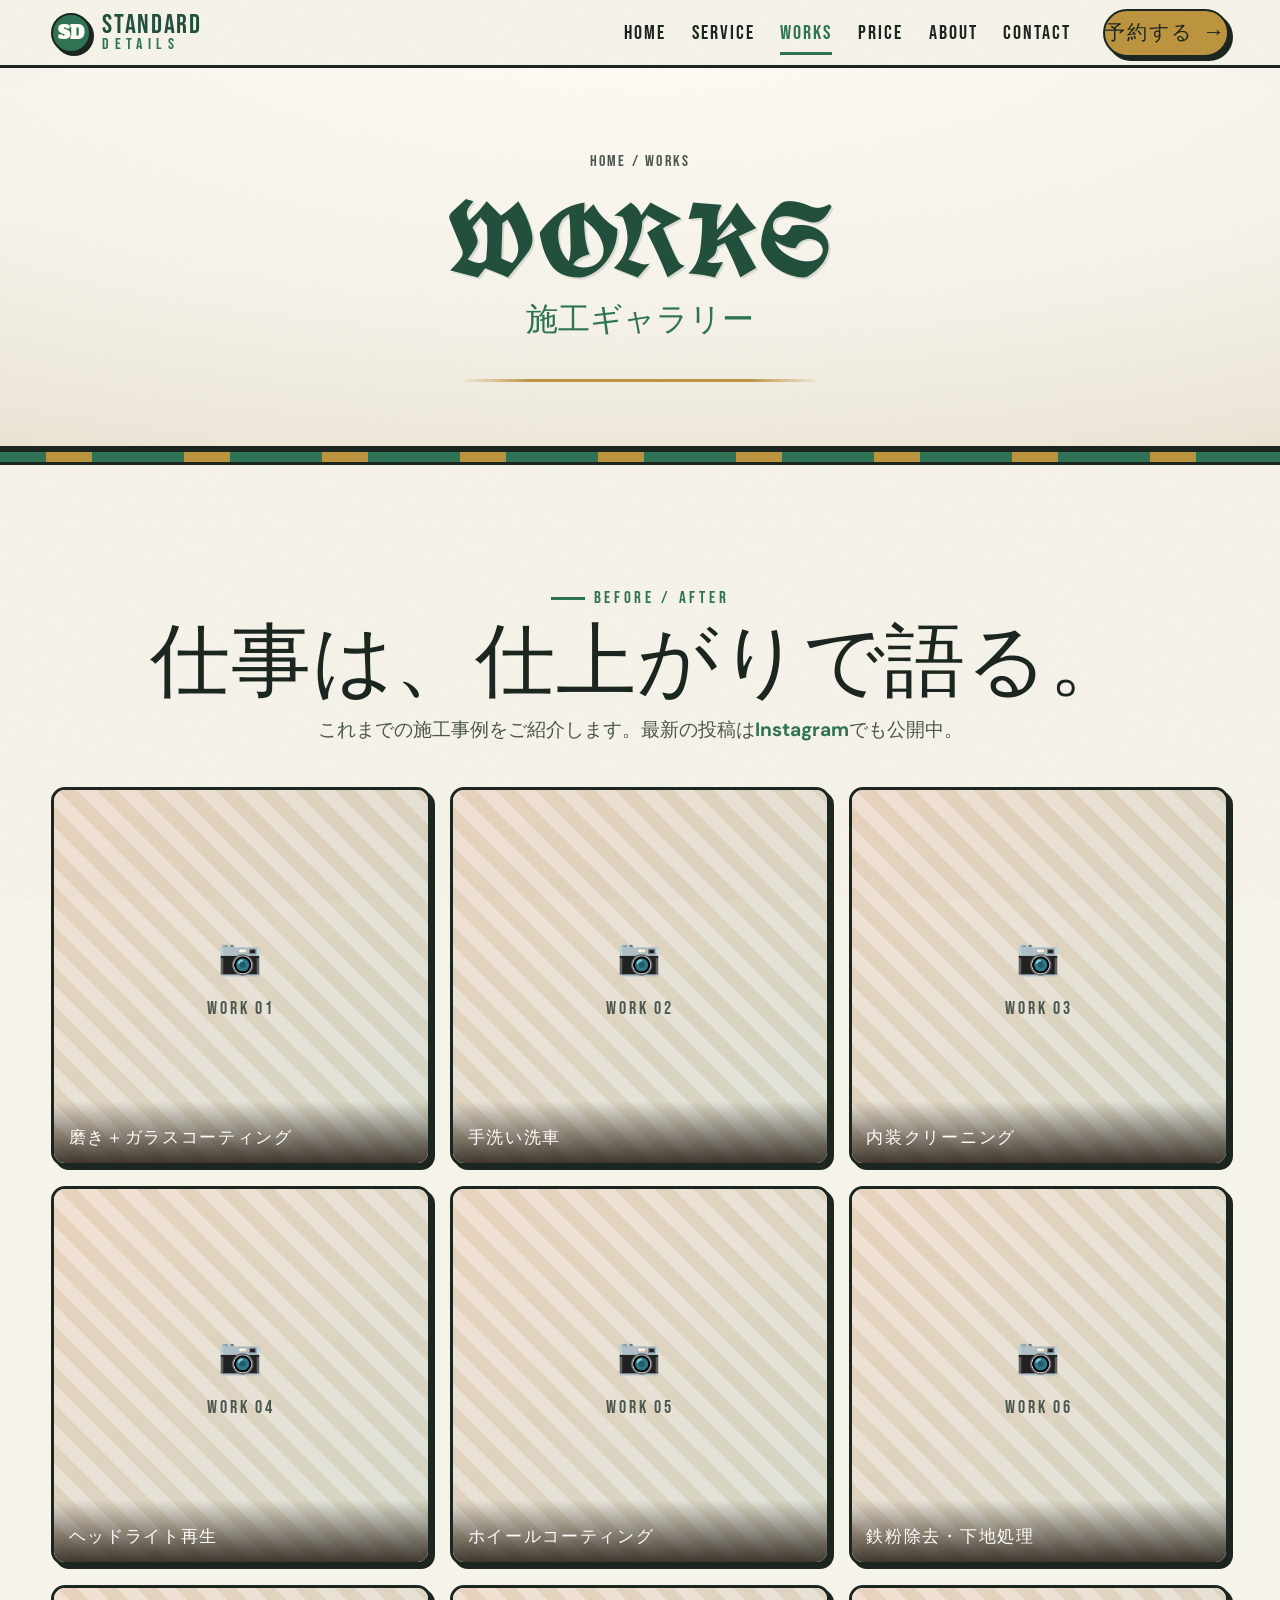
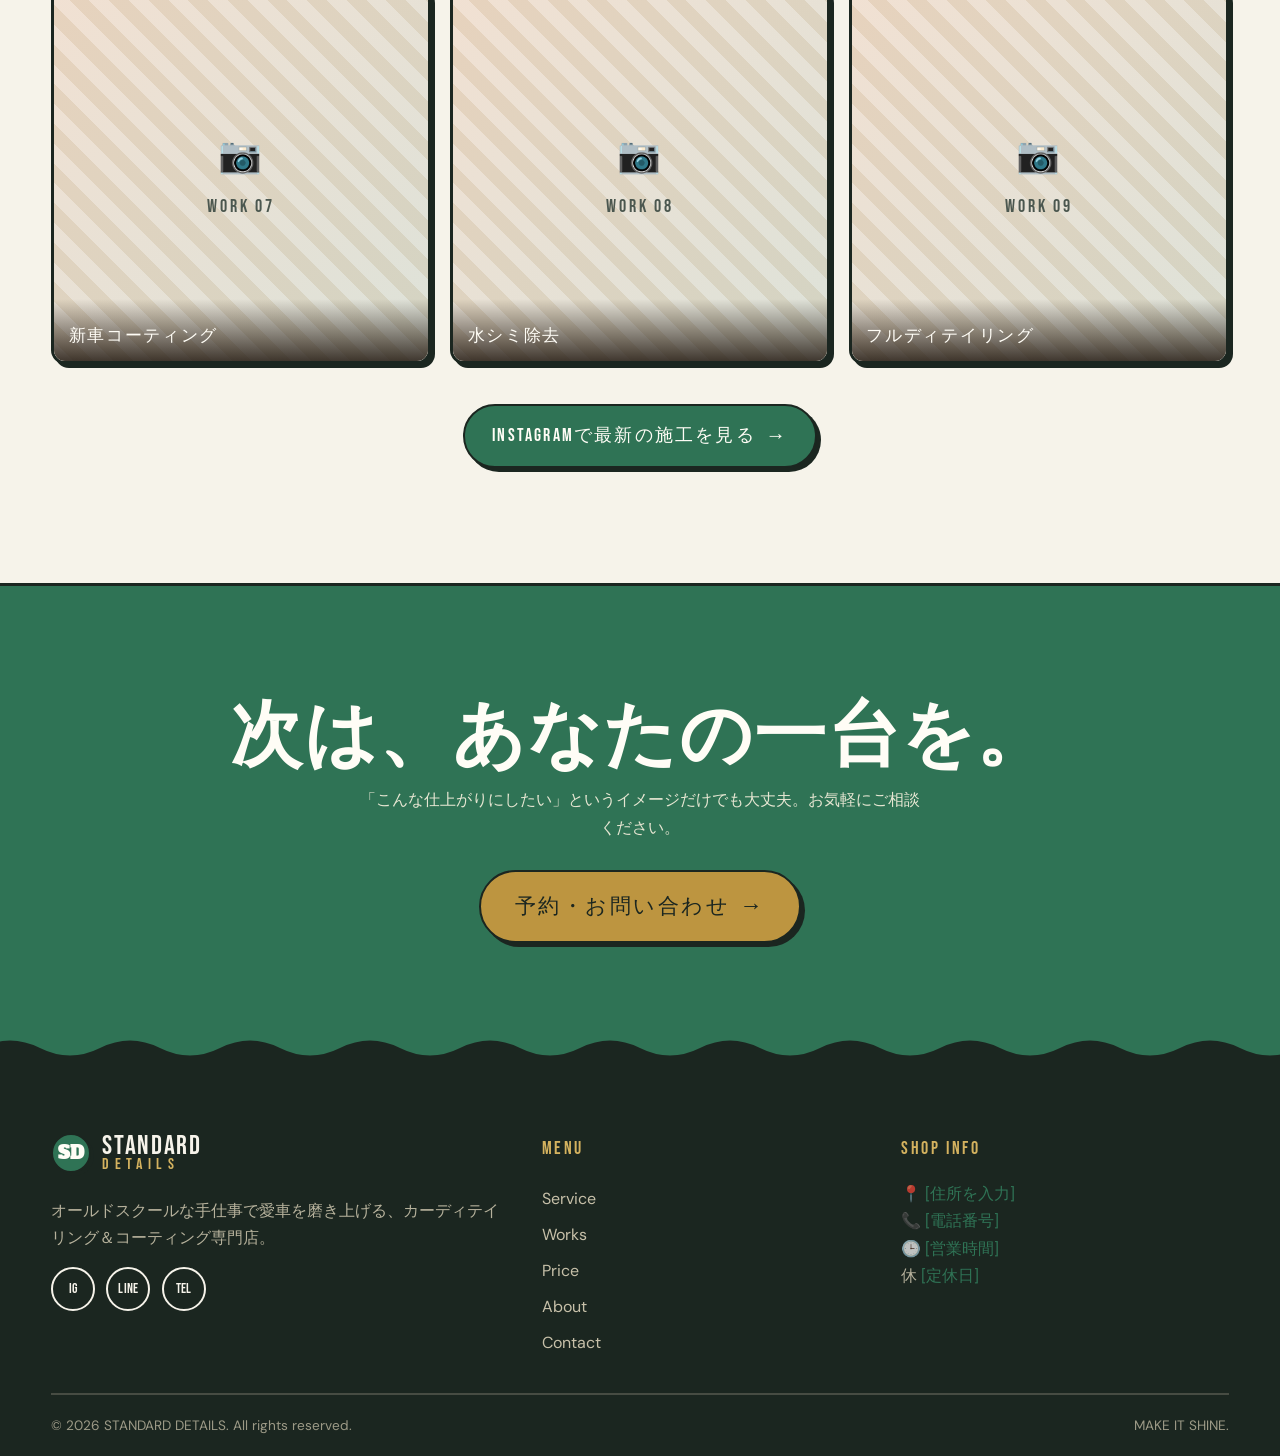
<file: works.html>
<!DOCTYPE html>
<html lang="ja">
<head>
<meta charset="UTF-8">
<script>document.documentElement.classList.add("js");</script>
<meta name="viewport" content="width=device-width, initial-scale=1.0">
<title>Works｜STANDARD DETAILS</title>
<meta name="description" content="STANDARD DETAILSの施工事例ギャラリー。手洗い洗車・磨き・ガラスコーティング・内装クリーニングの仕上がりをご紹介。">
<link rel="preconnect" href="https://fonts.googleapis.com">
<link rel="preconnect" href="https://fonts.gstatic.com" crossorigin>
<link href="https://fonts.googleapis.com/css2?family=Alfa+Slab+One&family=Bebas+Neue&family=Bungee&family=UnifrakturCook:wght@700&family=Yellowtail&family=DM+Sans:opsz,wght@9..40,400;9..40,500;9..40,700&display=swap" rel="stylesheet">
<link rel="stylesheet" href="assets/css/style.css">
</head>
<body>

<header class="site-header">
  <div class="wrap nav">
    <a class="brand" href="index.html" aria-label="STANDARD DETAILS ホーム">
      <span class="mark">SD</span>
      <span class="name"><b>STANDARD</b><i>DETAILS</i></span>
    </a>
    <nav class="nav-links" aria-label="メインメニュー">
      <a href="index.html">Home</a>
      <a href="service.html">Service</a>
      <a href="works.html">Works</a>
      <a href="price.html">Price</a>
      <a href="about.html">About</a>
      <a href="contact.html">Contact</a>
      <a class="btn btn--gold nav-cta" href="contact.html">予約する <span class="arw">→</span></a>
    </nav>
    <button class="nav-toggle" aria-label="メニューを開く" aria-expanded="false"><span></span></button>
  </div>
</header>

<section class="page-hero">
  <div class="wrap">
    <div class="crumbs"><a href="index.html">HOME</a> / WORKS</div>
    <h1>WORKS</h1>
    <p class="jp">施工ギャラリー</p>
  </div>
</section>
<div class="retro-stripes" aria-hidden="true"></div>

<section class="section">
  <div class="wrap">
    <div class="center reveal">
      <span class="kicker center-line">Before / After</span>
      <h2 class="h-poster">仕事は、仕上がりで語る。</h2>
      <p class="lead center mt-s">これまでの施工事例をご紹介します。最新の投稿は<a href="https://www.instagram.com/standard_details/" target="_blank" rel="noopener" class="u-orange"><b>Instagram</b></a>でも公開中。</p>
    </div>

    <div class="gallery mt-l reveal">
      <div class="frame"><div class="photo-slot"><div><div class="ico">📷</div>WORK 01</div></div><div class="cap">磨き＋ガラスコーティング</div></div>
      <div class="frame"><div class="photo-slot"><div><div class="ico">📷</div>WORK 02</div></div><div class="cap">手洗い洗車</div></div>
      <div class="frame"><div class="photo-slot"><div><div class="ico">📷</div>WORK 03</div></div><div class="cap">内装クリーニング</div></div>
      <div class="frame"><div class="photo-slot"><div><div class="ico">📷</div>WORK 04</div></div><div class="cap">ヘッドライト再生</div></div>
      <div class="frame"><div class="photo-slot"><div><div class="ico">📷</div>WORK 05</div></div><div class="cap">ホイールコーティング</div></div>
      <div class="frame"><div class="photo-slot"><div><div class="ico">📷</div>WORK 06</div></div><div class="cap">鉄粉除去・下地処理</div></div>
      <div class="frame"><div class="photo-slot"><div><div class="ico">📷</div>WORK 07</div></div><div class="cap">新車コーティング</div></div>
      <div class="frame"><div class="photo-slot"><div><div class="ico">📷</div>WORK 08</div></div><div class="cap">水シミ除去</div></div>
      <div class="frame"><div class="photo-slot"><div><div class="ico">📷</div>WORK 09</div></div><div class="cap">フルディテイリング</div></div>
    </div>

    <div class="center mt-l reveal">
      <a class="btn" href="https://www.instagram.com/standard_details/" target="_blank" rel="noopener">Instagramで最新の施工を見る <span class="arw">→</span></a>
    </div>
  </div>
</section>

<section class="section cta-band reveal">
  <div class="wrap">
    <h2>次は、あなたの一台を。</h2>
    <p class="mt-s">「こんな仕上がりにしたい」というイメージだけでも大丈夫。お気軽にご相談ください。</p>
    <div class="hero__cta" style="justify-content:center">
      <a class="btn btn--gold btn--lg" href="contact.html">予約・お問い合わせ <span class="arw">→</span></a>
    </div>
  </div>
</section>

<footer class="site-footer">
  <div class="wrap grid-foot">
    <div>
      <a class="brand" href="index.html"><span class="mark">SD</span><span class="name"><b>STANDARD</b><i>DETAILS</i></span></a>
      <p class="mt-m">オールドスクールな手仕事で愛車を磨き上げる、カーディテイリング＆コーティング専門店。</p>
      <div class="social">
        <a href="https://www.instagram.com/standard_details/" target="_blank" rel="noopener" aria-label="Instagram">IG</a>
        <a href="#" aria-label="LINE">LINE</a>
        <a href="tel:00000000000" aria-label="電話">TEL</a>
      </div>
    </div>
    <div>
      <div class="foot-h">Menu</div>
      <div class="foot-links">
        <a href="service.html">Service</a><a href="works.html">Works</a><a href="price.html">Price</a><a href="about.html">About</a><a href="contact.html">Contact</a>
      </div>
    </div>
    <div>
      <div class="foot-h">Shop Info</div>
      <p>📍 <span class="ph">[住所を入力]</span><br>📞 <span class="ph">[電話番号]</span><br>🕒 <span class="ph">[営業時間]</span><br>休 <span class="ph">[定休日]</span></p>
    </div>
  </div>
  <div class="wrap foot-bottom">
    <span>© <span data-year>2026</span> STANDARD DETAILS. All rights reserved.</span>
    <span>MAKE IT SHINE.</span>
  </div>
</footer>

<script src="assets/js/main.js"></script>
</body>
</html>
</file>
<file: assets/css/style.css>
@import url("https://fonts.googleapis.com/css2?family=Bungee&display=swap");

/* =====================================================================
   STANDARD DETAILS — Retro Garage Design System
   Old-school 70's / 80's inspired. Warm cream paper, burnt orange,
   mustard gold, retro pine green, espresso ink. Grain + sunburst.
   ---------------------------------------------------------------------
   Font stack (loaded via Google Fonts in each page <head>):
     - "Alfa Slab One"  -> chunky retro slab display (badges / accents)
     - "Bebas Neue"     -> tall condensed poster headings / nav
     - "DM Sans"        -> clean warm body text
   ===================================================================== */

/* ------------------------------ Tokens ----------------------------- */
:root {
  /* Palette — 70's old-school, GREEN + WHITE led. White/cream base, green
     for the important bits and the STANDARD DETAILS branding, gold as a
     small vintage accent. Ties to the green hand-painted hero art. */
  --paper:      #f6f3ea;   /* warm off-white base        */
  --paper-2:    #eae3d3;   /* light cream section        */
  --cream:      #fffdf6;   /* near-white (cards)         */
  --ink:        #1b2620;   /* deep green-black text      */
  --ink-soft:   #4b574f;   /* muted green-gray text      */
  --orange:     #2f7355;   /* GREEN (primary/important)  */
  --orange-2:   #256045;   /* deeper green               */
  --rust:       #2f7355;   /* green (was red accent)     */
  --gold:       #bd9540;   /* muted vintage gold accent  */
  --gold-2:     #d4b25f;   /* light vintage gold         */
  --teal:       #2f7355;   /* green (secondary)          */
  --teal-2:     #234f3d;   /* deep forest green          */
  --line:       rgba(27,38,32,.16);
  --line-strong:rgba(27,38,32,.32);

  /* Type */
  --f-display: "Alfa Slab One", Georgia, serif;
  --f-poster:  "Bebas Neue", Impact, sans-serif;
  --f-black:   "UnifrakturCook", "Times New Roman", Georgia, serif; /* blackletter */
  --f-script:  "Yellowtail", "Segoe Script", cursive;               /* script accent */
  --f-body:    "DM Sans", system-ui, -apple-system, "Hiragino Kaku Gothic ProN",
               "Yu Gothic", Meiryo, sans-serif;

  /* Layout */
  --wrap: 1180px;
  --radius: 14px;
  --shadow: 0 18px 40px -20px rgba(36,26,18,.55);
  --shadow-hard: 6px 6px 0 var(--ink);
}

/* ------------------------------ Reset ------------------------------ */
*, *::before, *::after { box-sizing: border-box; }
html { scroll-behavior: smooth; -webkit-text-size-adjust: 100%; }
body {
  margin: 0;
  font-family: var(--f-body);
  color: var(--ink);
  background: var(--paper);
  line-height: 1.7;
  overflow-x: hidden;
  position: relative;
}
img { max-width: 100%; display: block; }
a { color: inherit; text-decoration: none; }
button { font-family: inherit; cursor: pointer; }
h1,h2,h3,h4 { margin: 0; line-height: 1.02; }
p { margin: 0 0 1em; }
ul { margin: 0; padding: 0; list-style: none; }

/* Film grain overlay across the whole site */
body::after {
  content: "";
  position: fixed; inset: 0;
  pointer-events: none;
  z-index: 9999;
  opacity: .05;
  mix-blend-mode: multiply;
  background-image: url("data:image/svg+xml,%3Csvg xmlns='http://www.w3.org/2000/svg' width='140' height='140'%3E%3Cfilter id='n'%3E%3CfeTurbulence type='fractalNoise' baseFrequency='0.85' numOctaves='2' stitchTiles='stitch'/%3E%3C/filter%3E%3Crect width='100%25' height='100%25' filter='url(%23n)'/%3E%3C/svg%3E");
}

/* ---------------------------- Utilities ---------------------------- */
.wrap { width: min(var(--wrap), 92vw); margin-inline: auto; }
.section { padding: clamp(4rem, 9vw, 7.5rem) 0; position: relative; }
.center { text-align: center; }
.mt-s{margin-top:.75rem}.mt-m{margin-top:1.5rem}.mt-l{margin-top:2.5rem}

/* Eyebrow / kicker label */
.kicker {
  display: inline-flex; align-items: center; gap: .55rem;
  font-family: var(--f-poster);
  letter-spacing: .22em;
  font-size: 1.05rem;
  text-transform: uppercase;
  color: var(--rust);
  margin-bottom: 1rem;
}
.kicker::before {
  content: ""; width: 34px; height: 3px;
  background: var(--orange); display: inline-block;
}
.kicker.center-line { justify-content: center; }

/* Section headings */
.h-poster {
  font-family: var(--f-poster);
  font-weight: 400;
  letter-spacing: .01em;
  font-size: clamp(2.6rem, 7vw, 5rem);
  text-transform: uppercase;
  line-height: .92;
}
.h-slab {
  font-family: var(--f-display);
  font-size: clamp(1.8rem, 4.4vw, 3rem);
  line-height: 1.05;
}
.lead { font-size: clamp(1.02rem, 1.6vw, 1.2rem); color: var(--ink-soft); max-width: 60ch; }
.center .lead { margin-inline: auto; }

/* Text accents */
.u-orange { color: var(--orange); }
.u-teal   { color: var(--teal); }
.u-gold   { color: var(--gold); }
.u-rust   { color: var(--rust); }
mark.hl {
  background: linear-gradient(transparent 55%, var(--gold-2) 55%);
  color: inherit; padding: 0 .1em;
}

/* -------------------------- Retro Badge ---------------------------- */
.badge {
  --size: 128px;
  width: var(--size); height: var(--size);
  border-radius: 50%;
  display: grid; place-items: center;
  text-align: center;
  color: var(--cream);
  background:
    repeating-conic-gradient(var(--teal) 0 12deg, var(--teal-2) 12deg 24deg);
  border: 3px solid var(--ink);
  box-shadow: var(--shadow-hard);
  position: relative;
}
.badge::before {
  content: ""; position: absolute; inset: 12px;
  border: 2px dashed rgba(251,243,224,.5); border-radius: 50%;
}
.badge span {
  font-family: var(--f-display);
  font-size: calc(var(--size) * .16);
  line-height: 1;
}
.badge small {
  display: block; font-family: var(--f-poster);
  letter-spacing: .18em; font-size: calc(var(--size) * .1);
}

/* ---------------------------- Buttons ------------------------------ */
.btn {
  --bg: var(--orange); --fg: var(--cream);
  display: inline-flex; align-items: center; gap: .6rem;
  font-family: var(--f-poster); text-transform: uppercase;
  letter-spacing: .12em; font-size: 1.15rem;
  padding: .78rem 1.7rem;
  background: var(--bg); color: var(--fg);
  border: 2.5px solid var(--ink);
  border-radius: 40px;
  box-shadow: 4px 4px 0 var(--ink);
  transition: transform .12s ease, box-shadow .12s ease, background .2s;
}
.btn:hover { transform: translate(-2px,-2px); box-shadow: 6px 6px 0 var(--ink); }
.btn:active { transform: translate(2px,2px); box-shadow: 1px 1px 0 var(--ink); }
.btn--teal { --bg: var(--teal); }
.btn--gold { --bg: var(--gold); --fg: var(--ink); }
.btn--ghost { --bg: transparent; --fg: var(--ink); box-shadow: 4px 4px 0 var(--ink); }
.btn--lg { font-size: 1.3rem; padding: .95rem 2.1rem; }
.btn .arw { font-size: 1.1em; transition: transform .15s; }
.btn:hover .arw { transform: translateX(3px); }

/* ---------------------------- Header ------------------------------- */
.site-header {
  position: sticky; top: 0; z-index: 100;
  background: var(--paper);
  border-bottom: 3px solid var(--ink);
}
.nav {
  display: flex; align-items: center; justify-content: space-between;
  gap: 1rem; padding: .55rem 0;
}
.brand { display: inline-flex; align-items: center; gap: .7rem; }
.brand .mark {
  width: 40px; height: 40px; border-radius: 50%;
  background: var(--orange); border: 2.5px solid var(--ink);
  display: grid; place-items: center;
  font-family: var(--f-display); color: var(--cream);
  font-size: 1.15rem; flex: none;
  box-shadow: 3px 3px 0 var(--ink);
}
.brand .name {
  font-family: var(--f-poster); font-size: 1.7rem;
  letter-spacing: .06em; line-height: .9;
}
.brand .name b { display: block; font-weight: 400; color: var(--teal-2); }
.brand .name i {
  display: block; font-style: normal; font-size: .58em;
  letter-spacing: .34em; color: var(--orange);
}
.nav-links { display: flex; align-items: center; gap: 1.6rem; }
.nav-links a {
  font-family: var(--f-poster); font-size: 1.25rem; letter-spacing: .1em;
  text-transform: uppercase; position: relative; padding: .2rem 0;
}
.nav-links a::after {
  content: ""; position: absolute; left: 0; right: 100%; bottom: -2px;
  height: 3px; background: var(--orange); transition: right .25s ease;
}
.nav-links a:hover::after, .nav-links a.active::after { right: 0; }
.nav-links a.active { color: var(--orange); }
.nav-cta { margin-left: .4rem; }
.nav-toggle {
  display: none; border: 2.5px solid var(--ink); background: var(--cream);
  width: 46px; height: 42px; border-radius: 10px; box-shadow: 3px 3px 0 var(--ink);
  position: relative;
}
.nav-toggle span, .nav-toggle span::before, .nav-toggle span::after {
  content: ""; position: absolute; left: 50%; transform: translateX(-50%);
  width: 22px; height: 3px; background: var(--ink); transition: .25s;
}
.nav-toggle span { top: 50%; margin-top: -1.5px; }
.nav-toggle span::before { top: -7px; } .nav-toggle span::after { top: 7px; }
.nav-open .nav-toggle span { background: transparent; }
.nav-open .nav-toggle span::before { top: 0; transform: translateX(-50%) rotate(45deg); }
.nav-open .nav-toggle span::after  { top: 0; transform: translateX(-50%) rotate(-45deg); }

/* ------------------------ Marquee ticker --------------------------- */
.marquee {
  background: var(--ink); color: var(--gold-2);
  border-block: 3px solid var(--ink);
  overflow: hidden; white-space: nowrap;
}
.marquee__track {
  display: inline-flex; gap: 2.5rem; padding: .6rem 0;
  animation: scroll-x 26s linear infinite;
  font-family: var(--f-poster); letter-spacing: .18em; font-size: 1.3rem;
  text-transform: uppercase;
}
.marquee__track span { display: inline-flex; align-items: center; gap: 2.5rem; }
.marquee__track .star { color: var(--orange); }
@keyframes scroll-x { to { transform: translateX(-50%); } }
@media (prefers-reduced-motion: reduce) {
  .marquee__track { animation: none; }
}

/* ------------------------------ Hero ------------------------------- */
.hero {
  position: relative; overflow: hidden;
  background: var(--paper-2);
  border-bottom: 3px solid var(--ink);
}
/* Sunburst rays behind hero */
.hero__rays {
  position: absolute; inset: -20% -20% auto -20%; height: 140%;
  background: repeating-conic-gradient(
    from 0deg at 50% 30%,
    rgba(226,160,38,.30) 0deg 9deg,
    transparent 9deg 18deg);
  z-index: 0;
  animation: spin 120s linear infinite;
  transform-origin: 50% 30%;
}
@keyframes spin { to { transform: rotate(360deg); } }
@media (prefers-reduced-motion: reduce) { .hero__rays { animation: none; } }
.hero__inner {
  position: relative; z-index: 1;
  display: grid; grid-template-columns: 1.15fr .85fr; gap: 2.5rem;
  align-items: center;
  padding: clamp(3rem, 7vw, 6rem) 0 clamp(3.5rem, 8vw, 6.5rem);
}
.hero__eyebrow {
  display: inline-flex; align-items: center; gap: .7rem;
  font-family: var(--f-poster); letter-spacing: .2em; font-size: 1.15rem;
  text-transform: uppercase; color: var(--teal-2);
  border: 2.5px solid var(--ink); background: var(--cream);
  padding: .3rem 1rem; border-radius: 40px; box-shadow: 3px 3px 0 var(--ink);
}
.hero h1 {
  font-family: var(--f-poster); font-weight: 400;
  font-size: clamp(3.4rem, 11vw, 8rem);
  line-height: .86; text-transform: uppercase;
  margin: 1.3rem 0 .3rem; letter-spacing: .005em;
}
.hero h1 .line2 { color: var(--orange); -webkit-text-stroke: 0; }
.hero h1:focus { outline: none; } /* programmatic focus after intro, no box */
.hero__jp {
  font-family: var(--f-display); font-size: clamp(1.15rem, 2.6vw, 1.7rem);
  color: var(--ink); margin-bottom: 1.2rem;
}
.hero__sub { max-width: 44ch; color: var(--ink-soft); font-size: 1.1rem; }
.hero__cta { display: flex; flex-wrap: wrap; gap: 1rem; margin-top: 1.8rem; }
/* Hero art panel */
.hero__art {
  position: relative; aspect-ratio: 4/5;
  border: 3px solid var(--ink); border-radius: var(--radius);
  background:
    radial-gradient(120% 90% at 50% 0%, var(--gold-2), var(--orange) 45%, var(--rust) 100%);
  box-shadow: var(--shadow-hard);
  display: grid; place-items: center; overflow: visible;
}
.hero__art .disc {
  width: 62%; aspect-ratio: 1; border-radius: 50%;
  background:
    repeating-radial-gradient(circle at 50% 50%,
      rgba(36,26,18,.0) 0 8px, rgba(36,26,18,.18) 8px 9px);
  border: 3px solid var(--ink);
  display: grid; place-items: center; position: relative;
  box-shadow: inset 0 0 0 10px rgba(251,243,224,.25);
}
.hero__art .disc b {
  font-family: var(--f-display); color: var(--cream);
  font-size: clamp(1.2rem, 3.5vw, 2rem); text-align: center; line-height: 1;
  text-shadow: 2px 2px 0 var(--ink);
}
.hero__art .tag {
  position: absolute; top: 1rem; right: 1rem;
  font-family: var(--f-poster); letter-spacing: .14em;
  background: var(--ink); color: var(--gold-2);
  padding: .3rem .9rem; border-radius: 30px; font-size: 1rem;
  transform: rotate(6deg);
}
.hero__scroll {
  position: absolute; left: 50%; bottom: 1rem; transform: translateX(-50%);
  font-family: var(--f-poster); letter-spacing: .2em; font-size: .95rem;
  color: var(--ink-soft); z-index: 1;
}

/* ----------------------- Concept / two-col ------------------------- */
.split { display: grid; grid-template-columns: 1fr 1fr; gap: clamp(2rem,5vw,4rem); align-items: center; }
.split.reverse .split__media { order: -1; }

/* Retro framed media / photo slot */
.frame {
  position: relative; border: 3px solid var(--ink); border-radius: var(--radius);
  background: var(--cream); box-shadow: var(--shadow-hard); overflow: hidden;
}
.photo-slot {
  aspect-ratio: 4/3; display: grid; place-items: center; text-align: center;
  color: var(--ink-soft);
  background:
    linear-gradient(135deg, rgba(207,95,34,.12), rgba(44,107,87,.12)),
    repeating-linear-gradient(45deg, var(--paper) 0 14px, var(--paper-2) 14px 28px);
  font-family: var(--f-poster); letter-spacing: .16em; font-size: 1.1rem;
}
.photo-slot .ico { font-size: 2.2rem; margin-bottom: .3rem; }
.photo-slot small { display:block; font-family: var(--f-body); letter-spacing: normal; font-size:.82rem; opacity:.75; margin-top:.3rem; }

/* --------------------------- Service cards ------------------------- */
.grid { display: grid; gap: 1.6rem; }
.grid-3 { grid-template-columns: repeat(3, 1fr); }
.grid-4 { grid-template-columns: repeat(4, 1fr); }
.grid-2 { grid-template-columns: repeat(2, 1fr); }

.card {
  background: var(--cream);
  border: 3px solid var(--ink); border-radius: var(--radius);
  padding: 1.7rem 1.6rem; box-shadow: 5px 5px 0 var(--ink);
  transition: transform .15s ease, box-shadow .15s ease;
  position: relative;
}
.card:hover { transform: translate(-3px,-3px); box-shadow: 9px 9px 0 var(--ink); }
.card__num {
  font-family: var(--f-display); font-size: 1.1rem;
  color: var(--cream); background: var(--teal);
  width: 42px; height: 42px; border-radius: 50%;
  display: grid; place-items: center; border: 2.5px solid var(--ink);
  margin-bottom: 1rem;
}
.card h3 {
  font-family: var(--f-poster); font-size: 1.7rem; letter-spacing: .04em;
  text-transform: uppercase; margin-bottom: .2rem;
}
.card .jp { font-family: var(--f-display); font-size: 1.05rem; color: var(--orange); margin-bottom: .6rem; }
.card p { font-size: .96rem; color: var(--ink-soft); margin: 0; }
.card .price-tag {
  display:inline-block; margin-top:1rem; font-family:var(--f-poster);
  letter-spacing:.08em; font-size:1.15rem; color:var(--teal-2);
}
.card .price-tag small{ font-size:.7em; color:var(--ink-soft); }

/* icon chip */
.ico-chip {
  width: 54px; height: 54px; border-radius: 12px; display: grid; place-items: center;
  border: 2.5px solid var(--ink); background: var(--gold); font-size: 1.6rem;
  margin-bottom: 1rem; box-shadow: 3px 3px 0 var(--ink);
}

/* --------------------------- Feature rows -------------------------- */
.feature {
  display: grid; grid-template-columns: auto 1fr; gap: 1.4rem; align-items: start;
  padding: 1.6rem 0; border-top: 2px dashed var(--line-strong);
}
.feature:last-child { border-bottom: 2px dashed var(--line-strong); }
.feature .fnum {
  font-family: var(--f-display); font-size: 2.4rem; color: var(--orange);
  line-height: 1;
}
.feature h3 { font-family: var(--f-poster); font-size: 1.6rem; letter-spacing:.04em; text-transform: uppercase; }
.feature p { margin:.3rem 0 0; color: var(--ink-soft); }

/* ------------------------------ Stats ------------------------------ */
.stats { background: var(--teal); color: var(--cream); border-block: 3px solid var(--ink); }
.stats .grid-4 { gap: 1rem; }
.stat { text-align: center; padding: 1rem; }
.stat b {
  display: block; font-family: var(--f-display);
  font-size: clamp(2.4rem, 6vw, 4rem); line-height: 1; color: var(--gold-2);
  text-shadow: 2px 2px 0 var(--ink);
}
.stat span { font-family: var(--f-poster); letter-spacing: .16em; font-size: 1.05rem; text-transform: uppercase; }

/* --------------------------- Gallery grid -------------------------- */
.gallery { display: grid; grid-template-columns: repeat(3, 1fr); gap: 1.2rem; }
.gallery .frame { box-shadow: 4px 4px 0 var(--ink); }
.gallery .photo-slot { aspect-ratio: 1; }
.gallery .frame .cap {
  position: absolute; left: 0; bottom: 0; right: 0;
  background: linear-gradient(transparent, rgba(36,26,18,.85));
  color: var(--cream); padding: 1.4rem .9rem .7rem;
  font-family: var(--f-poster); letter-spacing: .1em; font-size: 1.05rem;
}

/* ------------------------- Testimonial ----------------------------- */
.quote {
  background: var(--cream); border: 3px solid var(--ink); border-radius: var(--radius);
  padding: clamp(2rem,5vw,3.2rem); box-shadow: var(--shadow-hard);
  position: relative; max-width: 760px; margin-inline: auto;
}
.quote::before {
  content: "\201C"; font-family: var(--f-display); color: var(--gold);
  font-size: 5rem; line-height: 0; position: absolute; top: 2.4rem; left: 1.4rem;
}
.quote p { font-size: 1.25rem; font-style: italic; padding-left: 2.4rem; }
.quote .who { font-family: var(--f-poster); letter-spacing: .1em; color: var(--rust); padding-left: 2.4rem; }

/* ------------------------------ CTA band --------------------------- */
.cta-band {
  background:
    radial-gradient(120% 120% at 0% 0%, var(--orange), var(--rust) 70%);
  color: var(--cream); border-block: 3px solid var(--ink);
  text-align: center;
}
.cta-band h2 { font-family: var(--f-poster); font-size: clamp(2.4rem,6vw,4.5rem); text-transform: uppercase; letter-spacing:.02em; }
.cta-band p { max-width: 52ch; margin-inline: auto; color: rgba(251,243,224,.9); }
.cta-band .btn--ghost { --fg: var(--cream); border-color: var(--cream); box-shadow: 4px 4px 0 rgba(36,26,18,.5); }

/* --------------------------- Page hero (sub) ----------------------- */
/* Aged-parchment header framed in antique gold, blackletter title. */
.page-hero {
  background:
    radial-gradient(120% 140% at 50% -20%, var(--cream), var(--paper) 60%, var(--paper-2));
  color: var(--ink);
  border-bottom: 3px solid var(--ink); position: relative; overflow: hidden;
  padding: clamp(3.2rem,7vw,5rem) 0 clamp(2.8rem,6vw,4rem);
}
.page-hero::before { /* faint radial vignette for aged feel */
  content:""; position:absolute; inset:0; pointer-events:none;
  background: radial-gradient(120% 120% at 50% 50%, transparent 55%, rgba(58,36,16,.14));
}
.page-hero .wrap { position: relative; text-align: center; }
.page-hero .wrap::after { /* antique gold rule under the title */
  content:""; display:block; width:min(360px,60%); height:3px; margin:1rem auto 0;
  background: linear-gradient(90deg, transparent, var(--gold) 20%, var(--gold) 80%, transparent);
}
.page-hero h1 {
  font-family: var(--f-black); font-weight: 700;
  font-size: clamp(3.2rem,10vw,6.4rem); line-height: .96;
  text-transform: uppercase; letter-spacing: .01em;
  color: var(--teal-2);
  text-shadow: 2px 2px 0 rgba(27,38,32,.12);
}
.page-hero .jp { font-family: var(--f-script); color: var(--teal); font-size: clamp(1.3rem,3vw,2rem); margin-top:.2rem; }
.crumbs { font-family: var(--f-poster); letter-spacing:.14em; font-size:1rem; color: var(--ink-soft); margin-bottom:1rem; }
.crumbs a:hover{ color: var(--rust); }

/* ------------------------- Pricing table --------------------------- */
.price-list { display: grid; gap: 1rem; }
.price-row {
  display: grid; grid-template-columns: 1fr auto; gap: 1rem; align-items: baseline;
  background: var(--cream); border: 3px solid var(--ink); border-radius: var(--radius);
  padding: 1.2rem 1.5rem; box-shadow: 4px 4px 0 var(--ink);
}
.price-row .pname { font-family: var(--f-poster); font-size: 1.5rem; letter-spacing:.04em; text-transform: uppercase; }
.price-row .pdesc { font-size: .9rem; color: var(--ink-soft); grid-column: 1/-1; margin-top:.2rem; }
.price-row .pval { font-family: var(--f-display); font-size: 1.4rem; color: var(--teal-2); white-space: nowrap; }
.price-row .pval small { font-size:.6em; color: var(--ink-soft); }

/* ------------------------------- FAQ ------------------------------- */
.faq details {
  background: var(--cream); border: 3px solid var(--ink); border-radius: var(--radius);
  padding: 0 1.4rem; margin-bottom: 1rem; box-shadow: 3px 3px 0 var(--ink);
}
.faq summary {
  list-style: none; cursor: pointer; padding: 1.1rem 0;
  font-family: var(--f-poster); font-size: 1.3rem; letter-spacing:.03em;
  display: flex; justify-content: space-between; align-items: center; gap: 1rem;
}
.faq summary::-webkit-details-marker { display: none; }
.faq summary::after { content: "+"; font-family: var(--f-display); color: var(--orange); transition: transform .2s; }
.faq details[open] summary::after { transform: rotate(45deg); }
.faq details p { padding: 0 0 1.2rem; color: var(--ink-soft); margin: 0; }

/* ----------------------------- Steps ------------------------------- */
.steps { counter-reset: step; display: grid; gap: 1.2rem; }
.step {
  display: grid; grid-template-columns: auto 1fr; gap: 1.2rem; align-items: start;
  background: var(--cream); border: 3px solid var(--ink); border-radius: var(--radius);
  padding: 1.3rem 1.5rem; box-shadow: 4px 4px 0 var(--ink);
}
.step::before {
  counter-increment: step; content: counter(step, decimal-leading-zero);
  font-family: var(--f-display); font-size: 1.8rem; color: var(--cream);
  background: var(--orange); border: 2.5px solid var(--ink); border-radius: 50%;
  width: 54px; height: 54px; display: grid; place-items: center;
}
.step h3 { font-family: var(--f-poster); font-size: 1.4rem; letter-spacing:.03em; text-transform: uppercase; }
.step p { margin:.2rem 0 0; color: var(--ink-soft); }

/* ------------------------------ Forms ------------------------------ */
.form { display: grid; gap: 1.1rem; }
.form label { font-family: var(--f-poster); letter-spacing:.08em; font-size:1.05rem; display:block; margin-bottom:.35rem; }
.form .req { color: var(--rust); }
.form input, .form select, .form textarea {
  width: 100%; font-family: var(--f-body); font-size: 1rem;
  padding: .8rem 1rem; background: var(--cream);
  border: 2.5px solid var(--ink); border-radius: 10px; color: var(--ink);
}
.form input:focus, .form select:focus, .form textarea:focus {
  outline: none; box-shadow: 3px 3px 0 var(--orange);
}
.form .row-2 { display: grid; grid-template-columns: 1fr 1fr; gap: 1.1rem; }
.form textarea { resize: vertical; min-height: 130px; }
.form .note { font-size:.82rem; color: var(--ink-soft); }

/* ----------------------------- Info list --------------------------- */
.info-list { display: grid; gap: 0; }
.info-list .row {
  display: grid; grid-template-columns: 150px 1fr; gap: 1rem;
  padding: 1rem 0; border-bottom: 2px dashed var(--line-strong);
}
.info-list .row:first-child { border-top: 2px dashed var(--line-strong); }
.info-list dt { font-family: var(--f-poster); letter-spacing:.1em; font-size:1.1rem; color: var(--teal-2); }
.info-list dd { margin: 0; color: var(--ink-soft); }

/* ------------------------------ Footer ----------------------------- */
.site-footer { background: var(--ink); color: var(--paper); position: relative; }
/* wavy top edge on every footer */
.site-footer::before {
  content: ""; position: absolute; left: 0; right: 0; top: 0;
  height: 28px; transform: translateY(-99%);
  background: var(--ink);
  -webkit-mask: url("data:image/svg+xml,%3Csvg xmlns='http://www.w3.org/2000/svg' width='120' height='28' viewBox='0 0 120 28' preserveAspectRatio='none'%3E%3Cpath d='M0 28 V15 Q30 0 60 15 T120 15 V28 Z' fill='%23000'/%3E%3C/svg%3E") repeat-x bottom / 120px 28px;
          mask: url("data:image/svg+xml,%3Csvg xmlns='http://www.w3.org/2000/svg' width='120' height='28' viewBox='0 0 120 28' preserveAspectRatio='none'%3E%3Cpath d='M0 28 V15 Q30 0 60 15 T120 15 V28 Z' fill='%23000'/%3E%3C/svg%3E") repeat-x bottom / 120px 28px;
}
.site-footer .grid-foot {
  display: grid; grid-template-columns: 1.4fr 1fr 1fr; gap: 2rem;
  padding: clamp(3rem,6vw,4.5rem) 0 2rem;
}
.site-footer .brand .name b { color: var(--paper); }
.site-footer .brand .name i { color: var(--gold-2); }
.site-footer p { color: rgba(243,231,204,.72); }
.foot-h { font-family: var(--f-poster); letter-spacing:.14em; font-size:1.15rem; color: var(--gold-2); text-transform: uppercase; margin-bottom:1rem; }
.foot-links a { display:block; padding:.28rem 0; color: rgba(243,231,204,.8); }
.foot-links a:hover { color: var(--gold-2); }
.social { display:flex; gap:.7rem; margin-top:.4rem; }
.social a {
  width:44px; height:44px; border-radius:50%; display:grid; place-items:center;
  border:2.5px solid var(--paper); font-family:var(--f-poster); font-size:.85rem;
  letter-spacing:.02em; transition:.2s;
}
.social a:hover { background: var(--gold); color: var(--ink); border-color: var(--gold); }
.foot-bottom {
  border-top: 2px solid rgba(243,231,204,.2); padding: 1.2rem 0;
  display:flex; justify-content:space-between; flex-wrap:wrap; gap:.5rem;
  font-size:.85rem; color: rgba(243,231,204,.6);
}

/* =====================================================================
   OLD-SCHOOL DECOR — starburst stickers, retro stripes, halftone,
   wavy dividers, groovy accents. Inspired by 70's/80's web + poster art.
   ===================================================================== */

/* Groovy accent font */
.f-groovy { font-family: "Bungee", var(--f-poster); }

/* --- Retro multi-color stripe band (70's racing / poster stripes) --- */
.retro-stripes {
  height: 16px;
  border-block: 3px solid var(--ink);
  background: repeating-linear-gradient(90deg,
    var(--rust)   0 46px,
    var(--gold)   46px 92px,
    var(--teal)   92px 138px);
}
.retro-stripes--thin { height: 12px; }

/* --- Halftone dot texture overlay (add to a positioned parent) --- */
.halftone { position: relative; }
.halftone > * { position: relative; z-index: 1; }
.halftone::after {
  content: ""; position: absolute; inset: 0; z-index: 0; pointer-events: none;
  background-image: radial-gradient(rgba(36,26,18,.22) 1.4px, transparent 1.6px);
  background-size: 10px 10px;
  mix-blend-mode: multiply; opacity: .5;
}

/* --- Sunburst pinwheel sticker / seal --- */
.sticker {
  --s: 130px;
  width: var(--s); height: var(--s); border-radius: 50%;
  display: grid; place-items: center; text-align: center;
  background: repeating-conic-gradient(from 0deg,
    var(--rust) 0 15deg, var(--gold) 15deg 30deg);
  border: 3px solid var(--ink);
  box-shadow: var(--shadow-hard);
  transform: rotate(-12deg);
  position: relative; flex: none;
}
.sticker::before {
  content: ""; position: absolute; inset: 13px; border-radius: 50%;
  background: var(--cream); border: 2.5px solid var(--ink);
}
.sticker__txt {
  position: relative; z-index: 1;
  font-family: "Bungee", var(--f-poster); line-height: .95;
  font-size: calc(var(--s) * .155); color: var(--ink);
  letter-spacing: .02em;
}
.sticker__txt small {
  display: block; font-size: .6em; color: var(--rust); margin-top: .15em;
}
@media (prefers-reduced-motion: no-preference) {
  .sticker { animation: wobble 6s ease-in-out infinite; }
}
@keyframes wobble { 0%,100%{transform:rotate(-12deg)} 50%{transform:rotate(-4deg)} }

/* --- Wavy divider (sits at bottom edge of a section) --- */
.wave-top { position: relative; }
.wave-top::before {
  content: ""; position: absolute; left: 0; right: 0; top: 0;
  height: 30px; transform: translateY(-99%);
  background: inherit;
  -webkit-mask: url("data:image/svg+xml,%3Csvg xmlns='http://www.w3.org/2000/svg' width='120' height='30' viewBox='0 0 120 30' preserveAspectRatio='none'%3E%3Cpath d='M0 30 V16 Q30 0 60 16 T120 16 V30 Z' fill='%23000'/%3E%3C/svg%3E") repeat-x bottom / 120px 30px;
          mask: url("data:image/svg+xml,%3Csvg xmlns='http://www.w3.org/2000/svg' width='120' height='30' viewBox='0 0 120 30' preserveAspectRatio='none'%3E%3Cpath d='M0 30 V16 Q30 0 60 16 T120 16 V30 Z' fill='%23000'/%3E%3C/svg%3E") repeat-x bottom / 120px 30px;
}

/* --- Old-school "sticker" corner tags --- */
.pill-tag {
  display: inline-flex; align-items: center; gap: .4rem;
  font-family: "Bungee", var(--f-poster); font-size: .82rem; letter-spacing: .04em;
  background: var(--teal); color: var(--cream);
  border: 2.5px solid var(--ink); border-radius: 30px;
  padding: .3rem .85rem; box-shadow: 3px 3px 0 var(--ink);
  transform: rotate(-3deg);
}

/* Placeholder highlight helper (owner-editable markers) */
.ph { color: var(--rust); font-style: normal; }

/* Reveal on scroll — progressive enhancement.
   Only hidden when JS is active (html.js); without JS everything is visible
   so the content stays readable for crawlers and no-JS users. */
.reveal { transition: opacity .6s ease, transform .6s ease; }
html.js .reveal { opacity: 0; transform: translateY(24px); }
html.js .reveal.in { opacity: 1; transform: none; }
@media (prefers-reduced-motion: reduce) { html.js .reveal { opacity:1; transform:none; } }

/* --------------------------- Responsive ---------------------------- */
@media (max-width: 960px) {
  .hero__inner { grid-template-columns: 1fr; }
  .hero__art { max-width: 420px; margin-top: 1rem; }
  .split { grid-template-columns: 1fr; }
  .split.reverse .split__media { order: 0; }
  .grid-3, .grid-4 { grid-template-columns: repeat(2, 1fr); }
  .gallery { grid-template-columns: repeat(2, 1fr); }
  .site-footer .grid-foot { grid-template-columns: 1fr 1fr; }
}
@media (max-width: 720px) {
  .nav-links {
    position: fixed; inset: 0 0 0 auto; width: min(78vw, 320px);
    flex-direction: column; align-items: flex-start; gap: 1.2rem;
    background: var(--paper); border-left: 3px solid var(--ink);
    padding: 5rem 1.8rem 2rem; transform: translateX(100%);
    transition: transform .3s ease; z-index: 90;
  }
  .nav-open .nav-links { transform: none; box-shadow: -12px 0 40px -20px rgba(0,0,0,.6); }
  .nav-links a { font-size: 1.7rem; }
  .nav-toggle { display: block; z-index: 95; }
  .nav-cta { display: none; }
  .form .row-2 { grid-template-columns: 1fr; }
  .info-list .row { grid-template-columns: 1fr; gap:.2rem; }
  .price-row { grid-template-columns: 1fr; }
  .price-row .pval { justify-self: start; }
}
@media (max-width: 520px) {
  .grid-3, .grid-4, .grid-2, .gallery { grid-template-columns: 1fr; }
  .stats .grid-4 { grid-template-columns: 1fr 1fr; }
  .feature { grid-template-columns: 1fr; }
}

/* =====================================================================
   OPENING INTRO — full-screen, distraction-free video splash that fades
   away to reveal the homepage. No overlay chrome (no buttons/logo/bars)
   for maximum immersion — tap/click anywhere to skip. Progressive
   enhancement: the overlay is [hidden] by default and only shown/driven
   by JS, so no-JS users and crawlers get the homepage directly.
   ===================================================================== */
.intro {
  position: fixed; inset: 0; z-index: 1000;
  background: #000;
  display: grid; place-items: center; overflow: hidden;
  opacity: 1; transition: opacity .9s ease;
  cursor: pointer;
}
.intro[hidden] { display: none; }
.intro.is-hiding { opacity: 0; pointer-events: none; }
/* lock scroll while intro is up */
body.intro-lock { overflow: hidden; }

.intro__video {
  position: absolute; inset: 0; width: 100%; height: 100%;
  object-fit: cover; background: #000;
}
/* On portrait / narrow screens, show the WHOLE video (letterboxed) so it
   isn't cropped/cut off. Desktop landscape keeps the full-bleed cover. */
@media (orientation: portrait), (max-width: 640px) {
  .intro__video { object-fit: contain; }
}

/* Only-when-needed play button (shown if the browser blocks autoplay).
   Hidden the rest of the time so nothing distracts from the footage. */
.intro__tap {
  position: absolute; z-index: 4; inset: 0; margin: auto;
  width: 88px; height: 88px; border-radius: 50%;
  background: rgba(0,0,0,.45); border: 2px solid rgba(255,255,255,.85);
  color: #fff; font-size: 2.1rem; display: none; place-items: center;
  backdrop-filter: blur(2px);
}
.intro.needs-tap { cursor: default; }
.intro.needs-tap .intro__tap { display: grid; }

/* =====================================================================
   SCENE HERO — illustrated roadside-garage top view (SVG scene).
   ===================================================================== */
.scene-hero {
  background: linear-gradient(#7fa9c4, #a9c8d6 55%, #d7e4e2);
  border-bottom: 3px solid var(--ink);
  overflow: hidden;
  position: relative;
}
/* Optional raster hero image laid over the SVG scene. If it loads it covers
   the SVG; if it fails (onerror hides it) the SVG scene shows through as a
   self-contained fallback. Same 16:9 aspect as the SVG so no crop. */
.scene-hero .scene-img {
  position: absolute; inset: 0; width: 100%; height: 100%;
  object-fit: cover; object-position: center; display: block; z-index: 2;
}
/* Clickable hotspot map over the hero image. The wrapper is locked to the
   image's aspect ratio so percentage-positioned links always sit exactly on
   the buttons painted into the artwork, at any screen size. */
.scene-hero .hero-map { position: relative; width: 100%; aspect-ratio: 2000 / 1125; }
.scene-hero .hero-map > svg { position: absolute; inset: 0; width: 100%; height: 100%; max-height: none; z-index: 1; }
.scene-hero .hot {
  position: absolute; z-index: 3; display: block;
  background: transparent; cursor: pointer;
  -webkit-tap-highlight-color: transparent; /* no blue/gold flash on mobile tap */
}
/* keyboard-only focus ring for accessibility (never shows on mouse/touch) */
.scene-hero .hot:focus-visible { outline: 3px solid var(--gold-2); outline-offset: 2px; }
.scene-hero.hotspot-debug .hot { background: rgba(214,60,40,.38); box-shadow: 0 0 0 2px #fff inset; }
.scene-hero svg { width: 100%; height: auto; max-height: 90vh; display: block; margin-inline: auto; }
.scene-hero .nav-txt {
  font-family: var(--f-poster); fill: #3a2a1c; letter-spacing: 2px;
  transition: fill .15s;
}
.scene-hero a:hover .nav-txt,
.scene-hero .nav-txt:hover { fill: #b23a28; }
.scene-hero a { cursor: pointer; }
.scene-hero .slab { font-family: var(--f-display); }
.scene-hero .poster { font-family: var(--f-poster); }
.scene-hero .groovy { font-family: "Bungee", var(--f-poster); }
.scene-hero .black { font-family: "UnifrakturCook", Georgia, serif; }
.scene-hero .script { font-family: "Yellowtail", "Segoe Script", cursive; }

/* Homepage only: header floats transparently over the hero image, then
   turns solid once you scroll into the content below (JS adds .is-solid). */
.home .site-header {
  position: fixed; top: 0; left: 0; right: 0;
  background: transparent;
  border-bottom: 3px solid transparent;
  transition: background .3s ease, border-color .3s ease, box-shadow .3s ease;
}
.home .site-header:not(.is-solid) .brand .name,
.home .site-header:not(.is-solid) .nav-links > a {
  text-shadow: 0 1px 3px rgba(255,255,255,.55);
}
.home .site-header.is-solid {
  background: var(--paper);
  border-bottom-color: var(--ink);
  box-shadow: 0 6px 20px -14px rgba(36,26,18,.6);
}
/* the mobile slide-in panel keeps its own solid background regardless */
@media (max-width: 720px) {
  .home .nav-links > a { text-shadow: none; }
}
</file>
<file: assets/css/newsprint.css>
/* =====================================================================
   STANDARD DETAILS — "70's NEWSPAPER" theme for sub-pages.
   Newsprint sheet, blackletter nameplate, serif columns, rules, drop caps,
   halftone photo cuts. Black ink on warm newsprint, green as a spot color.
   Scoped under body.newsprint so it never touches the illustrated home.
   Load AFTER style.css.
   ===================================================================== */
:root {
  --news-ink:    #1c1b15;
  --news-soft:   #45433a;
  --news-paper:  #efe7d1;
  --news-paper2: #e7ddc2;
  --news-green:  #2f6b4f;
  --news-red:    #9a3b23;
}

body.newsprint {
  /* dark textured desk behind the sheet so the paper reads as a physical object */
  background-color: #b7ad93;
  background-image:
    url("data:image/svg+xml,%3Csvg xmlns='http://www.w3.org/2000/svg' width='160' height='160'%3E%3Cfilter id='d'%3E%3CfeTurbulence type='fractalNoise' baseFrequency='0.9' numOctaves='2'/%3E%3C/filter%3E%3Crect width='100%25' height='100%25' filter='url(%23d)' opacity='0.5'/%3E%3C/svg%3E"),
    radial-gradient(120% 90% at 50% 0%, #c6bda3 0%, #b1a88e 55%, #9e957c 100%);
  background-blend-mode: multiply, normal;
  color: var(--news-ink);
  font-family: "Old Standard TT", Georgia, "Times New Roman", serif;
}
body.newsprint .site-header,
body.newsprint .marquee,
body.newsprint .retro-stripes { display: none; }   /* replaced by masthead */

/* ---- the newsprint sheet ---- */
.paper {
  max-width: 1040px; margin: 0 auto; position: relative;
  /* aged, unevenly yellowed newsprint stock */
  background-color: var(--news-paper);
  background-image:
    radial-gradient(55% 40% at 12% 6%,  rgba(150,115,45,.17), transparent 60%),
    radial-gradient(45% 35% at 90% 16%, rgba(120,100,50,.15), transparent 60%),
    radial-gradient(65% 50% at 72% 96%, rgba(140,105,45,.16), transparent 60%),
    radial-gradient(42% 32% at 28% 58%, rgba(120,95,40,.11), transparent 60%),
    linear-gradient(180deg, rgba(190,160,90,.12), transparent 26%, transparent 72%, rgba(150,120,55,.16));
  padding: clamp(1.2rem, 3vw, 2.4rem) clamp(1.1rem, 3.5vw, 3rem) 0;
  box-shadow:
    0 30px 60px -30px rgba(0,0,0,.6),
    0 2px 0 rgba(255,255,255,.3) inset;      /* thin lit top edge */
  border-inline: 1px solid rgba(28,27,21,.3);
}
.paper::before { /* grain + paper fibre + halftone print screen */
  content: ""; position: absolute; inset: 0; pointer-events: none; z-index: 0;
  opacity: .2; mix-blend-mode: multiply;
  background-image:
    url("data:image/svg+xml,%3Csvg xmlns='http://www.w3.org/2000/svg' width='120' height='120'%3E%3Cfilter id='n'%3E%3CfeTurbulence type='fractalNoise' baseFrequency='0.85' numOctaves='2'/%3E%3C/filter%3E%3Crect width='100%25' height='100%25' filter='url(%23n)'/%3E%3C/svg%3E"),
    url("data:image/svg+xml,%3Csvg xmlns='http://www.w3.org/2000/svg' width='300' height='300'%3E%3Cfilter id='f'%3E%3CfeTurbulence type='fractalNoise' baseFrequency='0.012 0.006' numOctaves='3'/%3E%3C/filter%3E%3Crect width='100%25' height='100%25' filter='url(%23f)'/%3E%3C/svg%3E"),
    radial-gradient(circle at 50% 50%, rgba(20,18,12,.5) 22%, transparent 28%);
  background-size: 120px 120px, 340px 340px, 3px 3px;
}
.paper::after { /* sparse foxing spots, fold crease, worn dark edges */
  content: ""; position: absolute; inset: 0; pointer-events: none; z-index: 0;
  mix-blend-mode: multiply;
  background-image:
    url("data:image/svg+xml,%3Csvg%20xmlns='http://www.w3.org/2000/svg'%20width='520'%20height='520'%3E%3Cfilter%20id='s'%3E%3CfeTurbulence%20type='fractalNoise'%20baseFrequency='0.09'%20numOctaves='2'%20seed='11'/%3E%3CfeColorMatrix%20values='0%200%200%200%200.36%200%200%200%200%200.24%200%200%200%200%200.09%200%200%200%201.3%20-1.02'/%3E%3C/filter%3E%3Crect%20width='100%25'%20height='100%25'%20filter='url(%23s)'/%3E%3C/svg%3E"),
    linear-gradient(90deg, transparent 49.4%, rgba(60,48,22,.07) 50%, transparent 50.6%),
    linear-gradient(to right,  rgba(50,40,18,.2), transparent 5%, transparent 95%, rgba(50,40,18,.2)),
    linear-gradient(to bottom, rgba(50,40,18,.12), transparent 3%, transparent 90%, rgba(50,40,18,.26)),
    radial-gradient(135% 120% at 48% 42%, transparent 60%, rgba(45,36,16,.2));
  background-size: 520px 520px, auto, auto, auto, auto;
  background-repeat: repeat, no-repeat, no-repeat, no-repeat, no-repeat;
}
.paper > * { position: relative; z-index: 1; }

/* ---- top strap ---- */
.paper__strap {
  text-align: center; font-family: "Old Standard TT", serif;
  text-transform: uppercase; letter-spacing: .28em; font-size: .72rem;
  padding: .35rem 0; border-block: 1px solid var(--news-ink);
}
.paper__strap b { color: var(--news-green); }

/* ---- masthead / nameplate ---- */
.masthead {
  display: grid; grid-template-columns: 1fr auto 1fr; align-items: center;
  gap: 1rem; padding: .8rem 0 .4rem;
}
.masthead__meta {
  font-size: .74rem; line-height: 1.4; text-transform: uppercase; letter-spacing: .08em;
  color: var(--news-soft);
}
.masthead__meta.r { text-align: right; }
.nameplate {
  font-family: "UnifrakturCook", "Times New Roman", serif; font-weight: 700;
  font-size: clamp(2.6rem, 8vw, 5.4rem); line-height: .9; text-align: center;
  color: var(--news-ink); white-space: nowrap;
}
.dateline {
  text-align: center; text-transform: uppercase; letter-spacing: .12em;
  font-size: .74rem; padding: .5rem 0; border-block: 3px double var(--news-ink);
}
.dateline b { color: var(--news-green); }

/* ---- section nav (masthead bar) ---- */
.paper-nav {
  display: flex; flex-wrap: wrap; justify-content: center; gap: .2rem 1.1rem;
  padding: .55rem 0; border-bottom: 1px solid var(--news-ink); margin-bottom: 1.2rem;
  font-family: "Old Standard TT", serif; text-transform: uppercase; letter-spacing: .16em;
  font-size: .82rem;
}
.paper-nav a { color: var(--news-ink); position: relative; padding: 0 .1rem; }
.paper-nav a[aria-current="page"] { color: var(--news-green); font-weight: 700; }
.paper-nav a:hover { color: var(--news-green); }

/* ---- lead headline ---- */
.lead { text-align: center; margin: .4rem 0 1rem; }
.kicker-news {
  display: inline-block; font-family: "Old Standard TT", serif; text-transform: uppercase;
  letter-spacing: .3em; font-size: .8rem; color: var(--news-green);
  border-block: 1px solid var(--news-green); padding: .15rem .6rem; margin-bottom: .7rem;
}
.headline {
  font-family: "Playfair Display", Georgia, serif; font-weight: 900;
  font-size: clamp(2.1rem, 5.5vw, 3.9rem); line-height: 1.02; letter-spacing: -.01em;
  color: var(--news-ink); margin: 0 auto; max-width: 22ch;
}
.subhead {
  font-family: "Playfair Display", serif; font-style: italic; font-weight: 700;
  font-size: clamp(1.05rem, 2.2vw, 1.4rem); color: var(--news-soft);
  margin-top: .6rem;
}
.byline {
  font-size: .8rem; text-transform: uppercase; letter-spacing: .1em; color: var(--news-soft);
  margin-top: .7rem;
}

/* ---- rules ---- */
.rule { border: 0; border-top: 1px solid var(--news-ink); margin: 1.1rem 0; }
.rule-double { border: 0; border-top: 3px double var(--news-ink); margin: 1.2rem 0; }
.rule-thick { border: 0; border-top: 4px solid var(--news-ink); margin: 1.2rem 0; }

/* ---- article columns ---- */
.article {
  columns: 2; column-gap: 2.2rem; column-rule: 1px solid rgba(28,27,21,.35);
  font-size: 1.02rem; line-height: 1.62; text-align: justify; hyphens: auto;
}
.article p { margin: 0 0 .9rem; }
.article > :first-child::first-letter {
  float: left; font-family: "Playfair Display", serif; font-weight: 900;
  font-size: 3.6em; line-height: .74; padding: .05em .12em 0 0; color: var(--news-ink);
}
.article h3 {
  font-family: "Playfair Display", serif; font-weight: 900; font-size: 1.15rem;
  text-transform: uppercase; letter-spacing: .02em; margin: .3rem 0 .5rem;
  break-after: avoid;
}
/* photo cut inside columns */
.cut { break-inside: avoid; margin: 0 0 1rem; border: 1px solid var(--news-ink); padding: 6px; background: var(--news-paper2); }
.cut .halftone {
  aspect-ratio: 4/3; display: grid; place-items: center; text-align: center;
  color: var(--news-soft); font-family: "Old Standard TT", serif; letter-spacing: .1em;
  text-transform: uppercase; font-size: .82rem;
  background-image: radial-gradient(var(--news-ink) 22%, transparent 23%);
  background-size: 6px 6px; background-color: #d9cfb4;
}
.cut figcaption { font-size: .76rem; font-style: italic; text-align: center; padding: .4rem .2rem 0; color: var(--news-soft); }
.cut.wide { column-span: all; }
.cut.wide .halftone { aspect-ratio: 21/6; }

/* ---- boxed briefs (values / bulletins) ---- */
.bulletins { display: grid; grid-template-columns: repeat(3,1fr); gap: 0; border: 1px solid var(--news-ink); }
.bulletin { padding: 1rem 1.1rem; border-right: 1px solid var(--news-ink); }
.bulletin:last-child { border-right: 0; }
.bulletin h4 {
  font-family: "Playfair Display", serif; font-weight: 900; font-size: 1.1rem;
  text-transform: uppercase; margin: 0 0 .1rem;
}
.bulletin .en { font-size: .72rem; letter-spacing: .18em; text-transform: uppercase; color: var(--news-green); }
.bulletin p { margin: .5rem 0 0; font-size: .92rem; line-height: 1.55; }

/* ---- op-ed / owner box ---- */
.oped { border: 3px double var(--news-ink); padding: 1.3rem 1.4rem; }
.oped .tag { font-family: "Old Standard TT",serif; text-transform: uppercase; letter-spacing: .2em; font-size: .74rem; color: var(--news-red); }
.oped h3 { font-family: "Playfair Display", serif; font-weight: 900; font-size: clamp(1.4rem,3vw,2rem); margin: .2rem 0 .6rem; }
.oped p { font-size: 1.02rem; line-height: 1.62; margin: 0 0 .7rem; }
.oped .sign { font-family: "Playfair Display", serif; font-style: italic; font-weight: 700; }

/* ---- info box (classified-style) ---- */
.classified { border: 1px solid var(--news-ink); }
.classified .hd {
  text-align: center; font-family: "Playfair Display", serif; font-weight: 900;
  text-transform: uppercase; letter-spacing: .04em; padding: .5rem; border-bottom: 3px double var(--news-ink);
}
.classified dl { margin: 0; padding: .4rem 1rem 1rem; }
.classified .row { display: grid; grid-template-columns: 130px 1fr; gap: .6rem; padding: .5rem 0; border-bottom: 1px dotted rgba(28,27,21,.4); }
.classified .row:last-child { border-bottom: 0; }
.classified dt { text-transform: uppercase; letter-spacing: .08em; font-size: .8rem; color: var(--news-green); }
.classified dd { margin: 0; }

/* ---- section header (mini masthead for a block) ---- */
.sec-hd { display: flex; align-items: center; gap: .8rem; margin: 1.4rem 0 .8rem; }
.sec-hd::before, .sec-hd::after { content: ""; height: 2px; background: var(--news-ink); flex: 1; }
.sec-hd span {
  font-family: "Playfair Display", serif; font-weight: 900; text-transform: uppercase;
  letter-spacing: .06em; font-size: 1.15rem; white-space: nowrap;
}

/* ---- CTA line ---- */
.news-cta { text-align: center; padding: 1.2rem 0 .4rem; }
.news-cta .btn2 {
  display: inline-block; font-family: "Playfair Display", serif; font-weight: 900;
  text-transform: uppercase; letter-spacing: .04em; font-size: 1.05rem;
  color: var(--news-paper); background: var(--news-green);
  border: 2px solid var(--news-ink); padding: .6rem 1.5rem;
  box-shadow: 4px 4px 0 var(--news-ink);
}
.news-cta .btn2.ghost { background: transparent; color: var(--news-ink); }
.news-cta .btn2:hover { transform: translate(-1px,-1px); box-shadow: 5px 5px 0 var(--news-ink); }

/* ---- colophon (footer) ---- */
.colophon {
  margin-top: 1.4rem; border-top: 3px double var(--news-ink);
  text-align: center; font-size: .78rem; color: var(--news-soft);
  padding: 1rem 0 1.6rem; letter-spacing: .05em;
}
.colophon .big { font-family: "UnifrakturCook", serif; font-size: 1.4rem; color: var(--news-ink); }
.colophon a { color: var(--news-green); }

/* ---- homepage: full-bleed hero sits above the sheet ---- */
body.newsprint .scene-hero { border-bottom: 0; }
.paper--home { margin-top: 0; }

/* ---- service listings (menu / price-list style) ---- */
.listings { columns: 2; column-gap: 2.2rem; }
.listing {
  break-inside: avoid; display: grid; grid-template-columns: 1fr auto; align-items: baseline;
  gap: 0 .5rem; padding: .6rem 0; border-bottom: 1px dotted rgba(28,27,21,.5);
}
.listing:first-child { border-top: 1px solid var(--news-ink); }
.listing h4 { font-family: "Playfair Display", serif; font-weight: 900; font-size: 1.08rem; text-transform: uppercase; margin: 0; }
.listing .jp { grid-column: 1 / -1; font-size: .82rem; color: var(--news-green); margin-top: -.1rem; }
.listing .desc { grid-column: 1 / -1; font-size: .88rem; line-height: 1.5; margin: .25rem 0 0; color: var(--news-soft); }
.listing .price { font-family: "Playfair Display", serif; font-weight: 700; white-space: nowrap; }
.listing .price small { color: var(--news-soft); }

/* ---- stat line ---- */
.statline { display: grid; grid-template-columns: repeat(4,1fr); border: 1px solid var(--news-ink); }
.statline div { text-align: center; padding: .9rem .4rem; border-right: 1px solid var(--news-ink); }
.statline div:last-child { border-right: 0; }
.statline b { display: block; font-family: "Playfair Display", serif; font-weight: 900; font-size: clamp(1.8rem,4vw,2.6rem); line-height: 1; }
.statline span { font-size: .74rem; text-transform: uppercase; letter-spacing: .12em; color: var(--news-soft); }

/* ---- gravure (photo feature strip) ---- */
.gravure { display: grid; grid-template-columns: repeat(3,1fr); gap: 1rem; }

/* ---- big classified ad (CTA) ---- */
.adbox { border: 4px double var(--news-ink); padding: 1.6rem 1.2rem; text-align: center; background: var(--news-paper2); }
.adbox .lbl { font-family: "Old Standard TT",serif; text-transform: uppercase; letter-spacing: .3em; font-size: .74rem; color: var(--news-red); }
.adbox h3 { font-family: "Playfair Display", serif; font-weight: 900; font-size: clamp(1.6rem,4.5vw,2.6rem); margin: .3rem 0 .5rem; text-transform: uppercase; }
.adbox p { margin: 0 0 1rem; color: var(--news-soft); }

.news-ph { color: var(--news-red); font-style: italic; }

/* ---- responsive ---- */
@media (max-width: 720px) {
  .article { columns: 1; }
  .bulletins { grid-template-columns: 1fr; }
  .bulletin { border-right: 0; border-bottom: 1px solid var(--news-ink); }
  .bulletin:last-child { border-bottom: 0; }
  .masthead { grid-template-columns: 1fr; text-align: center; }
  .masthead__meta, .masthead__meta.r { text-align: center; }
  .nameplate { white-space: normal; }
  .classified .row { grid-template-columns: 1fr; gap: .1rem; }
  .listings { columns: 1; }
  .statline { grid-template-columns: repeat(2,1fr); }
  .statline div:nth-child(2) { border-right: 0; }
  .statline div:nth-child(1), .statline div:nth-child(2) { border-bottom: 1px solid var(--news-ink); }
  .gravure { grid-template-columns: 1fr 1fr; }
}
</file>
